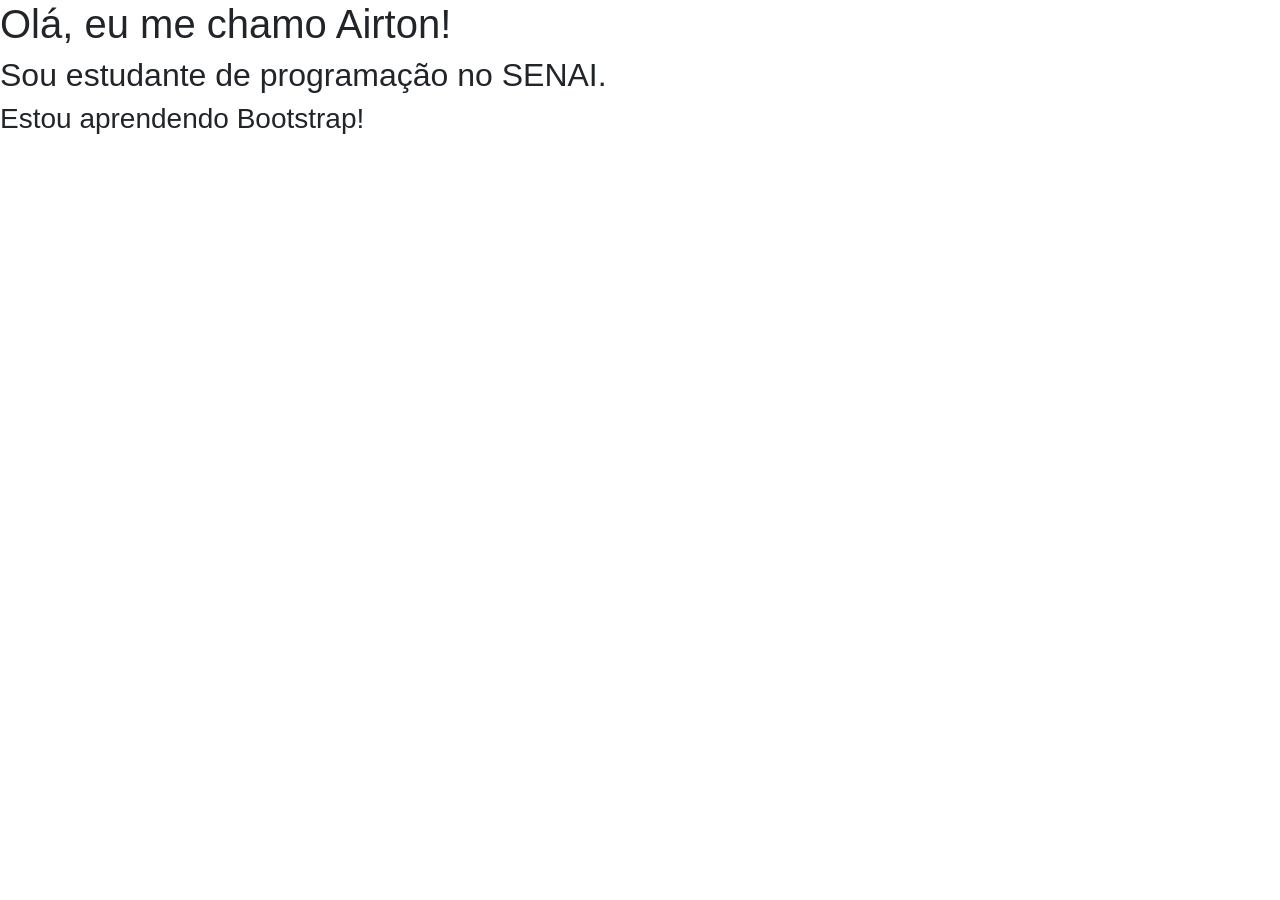
<file: aula01/index.html>
<!doctype html>
<html lang="pt-br">
<head>
  <meta charset="utf-8">
  <meta name="viewport" content="width=device-width, initial-scale=1">

  <!-- Bootstrap CSS -->
  <link rel="stylesheet" href="https://cdn.jsdelivr.net/npm/bootstrap@4.6.2/dist/css/bootstrap.min.css">

  <title>Aprendendo Bootstrap 4.6</title>
</head>

<body>

<h1>Olá, eu me chamo Airton!</h1>
<h2>Sou estudante de programação no SENAI.</h2>
<h3>Estou aprendendo Bootstrap!</h3>

<!-- JS -->
<script src="https://cdn.jsdelivr.net/npm/jquery@3.5.1/dist/jquery.slim.min.js"></script>
<script src="https://cdn.jsdelivr.net/npm/bootstrap@4.6.2/dist/js/bootstrap.bundle.min.js"></script>

</body>
</html>
</file>
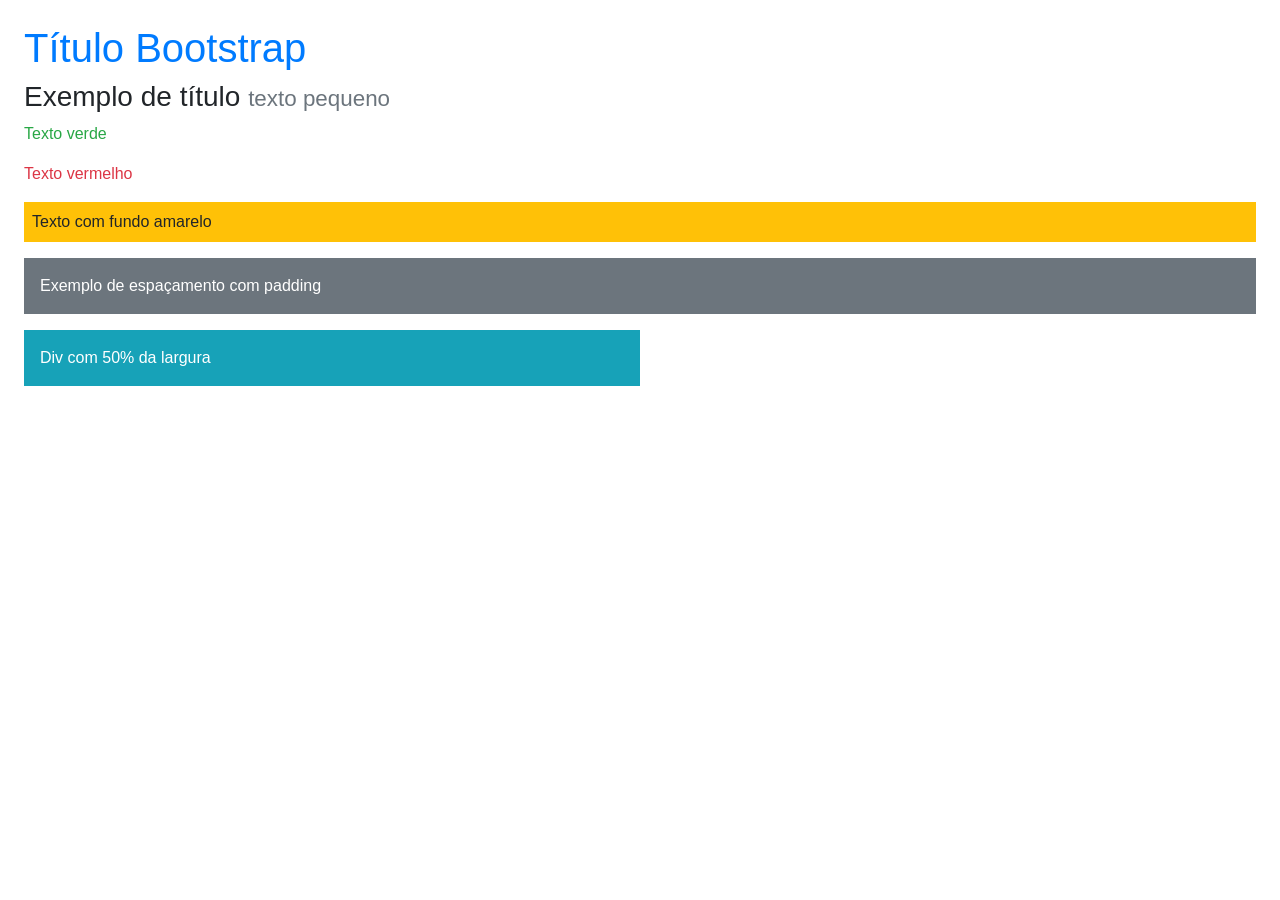
<file: aula02/index.html>
<!DOCTYPE html>
<html lang="pt-br">
<head>
<meta charset="UTF-8">
<title>Exemplo Bootstrap</title>

<link rel="stylesheet"
href="https://cdn.jsdelivr.net/npm/bootstrap@4.6.2/dist/css/bootstrap.min.css">

</head>
<body class="p-4">

<h1 class="text-primary">Título Bootstrap</h1>

<h3>
Exemplo de título
<small class="text-muted">texto pequeno</small>
</h3>

<p class="text-success">Texto verde</p>

<p class="text-danger">Texto vermelho</p>

<p class="bg-warning p-2">
Texto com fundo amarelo
</p>

<p class="bg-secondary text-white p-3">
Exemplo de espaçamento com padding
</p>

<div class="bg-info text-white w-50 p-3">
Div com 50% da largura
</div>

</body>
</html>
</file>
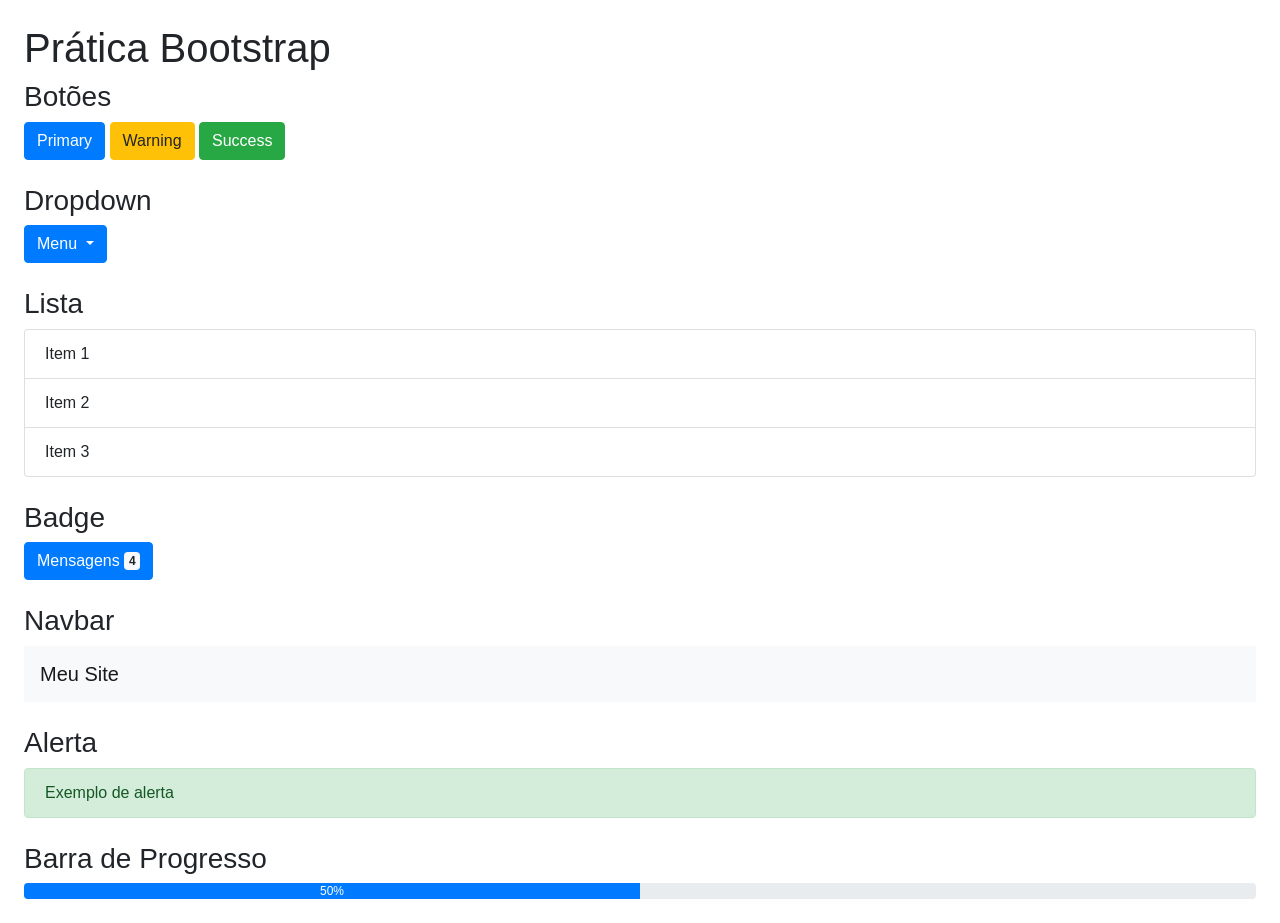
<file: aula03/index.html>
<!DOCTYPE html>
<html lang="pt-br">
<head>
<meta charset="UTF-8">
<title>Prática Bootstrap</title>

<link rel="stylesheet"
href="https://cdn.jsdelivr.net/npm/bootstrap@4.6.2/dist/css/bootstrap.min.css">

</head>
<body class="p-4">

<h1>Prática Bootstrap</h1>

<h3>Botões</h3>
<button class="btn btn-primary">Primary</button>
<button class="btn btn-warning">Warning</button>
<button class="btn btn-success">Success</button>

<h3 class="mt-4">Dropdown</h3>
<div class="dropdown">
<button class="btn btn-primary dropdown-toggle" data-toggle="dropdown">
Menu
</button>

<div class="dropdown-menu">
<a class="dropdown-item" href="#">Item 1</a>
<a class="dropdown-item" href="#">Item 2</a>
</div>
</div>

<h3 class="mt-4">Lista</h3>
<ul class="list-group">
<li class="list-group-item">Item 1</li>
<li class="list-group-item">Item 2</li>
<li class="list-group-item">Item 3</li>
</ul>

<h3 class="mt-4">Badge</h3>
<button class="btn btn-primary">
Mensagens <span class="badge badge-light">4</span>
</button>

<h3 class="mt-4">Navbar</h3>
<nav class="navbar navbar-light bg-light">
<a class="navbar-brand" href="#">Meu Site</a>
</nav>

<h3 class="mt-4">Alerta</h3>
<div class="alert alert-success">
Exemplo de alerta
</div>

<h3 class="mt-4">Barra de Progresso</h3>
<div class="progress">
<div class="progress-bar" style="width:50%">
50%
</div>
</div>

<script src="https://cdn.jsdelivr.net/npm/jquery@3.5.1/dist/jquery.slim.min.js"></script>
<script src="https://cdn.jsdelivr.net/npm/bootstrap@4.6.2/dist/js/bootstrap.bundle.min.js"></script>

</body>
</html>
</file>
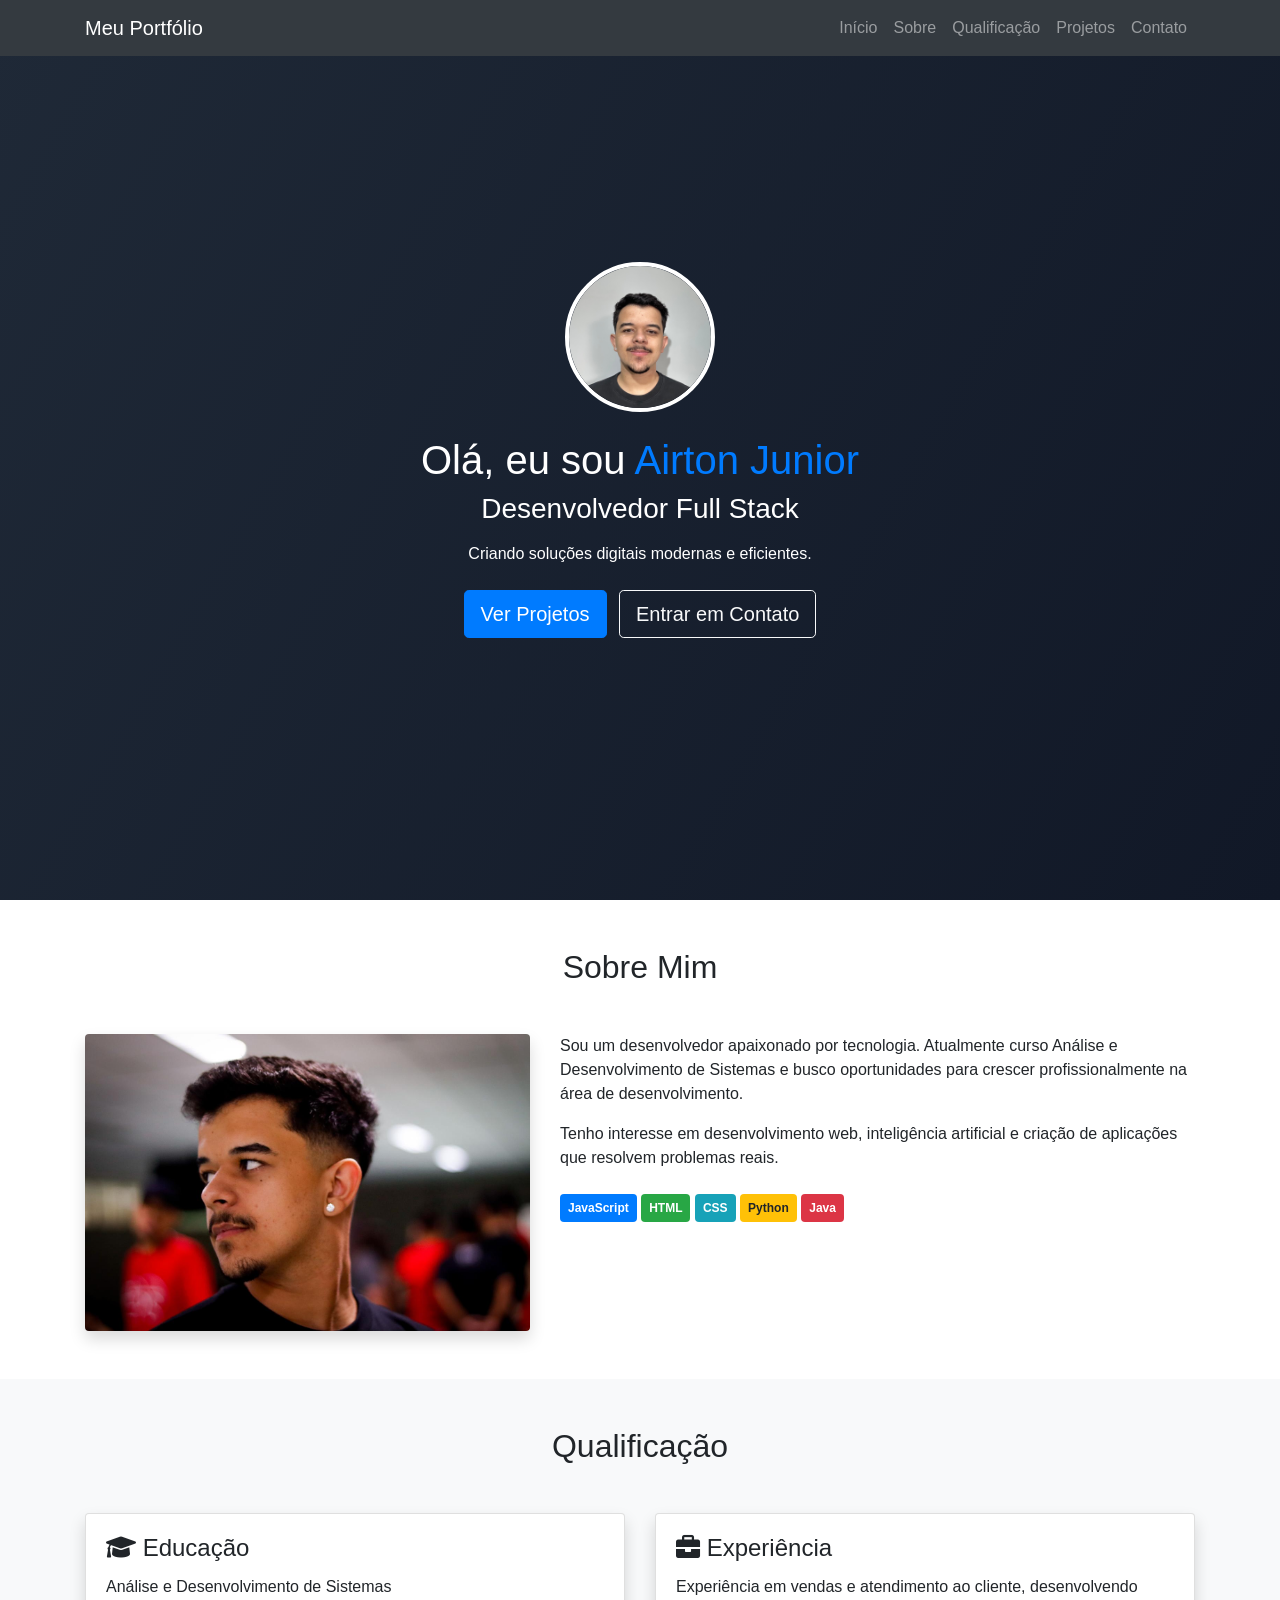
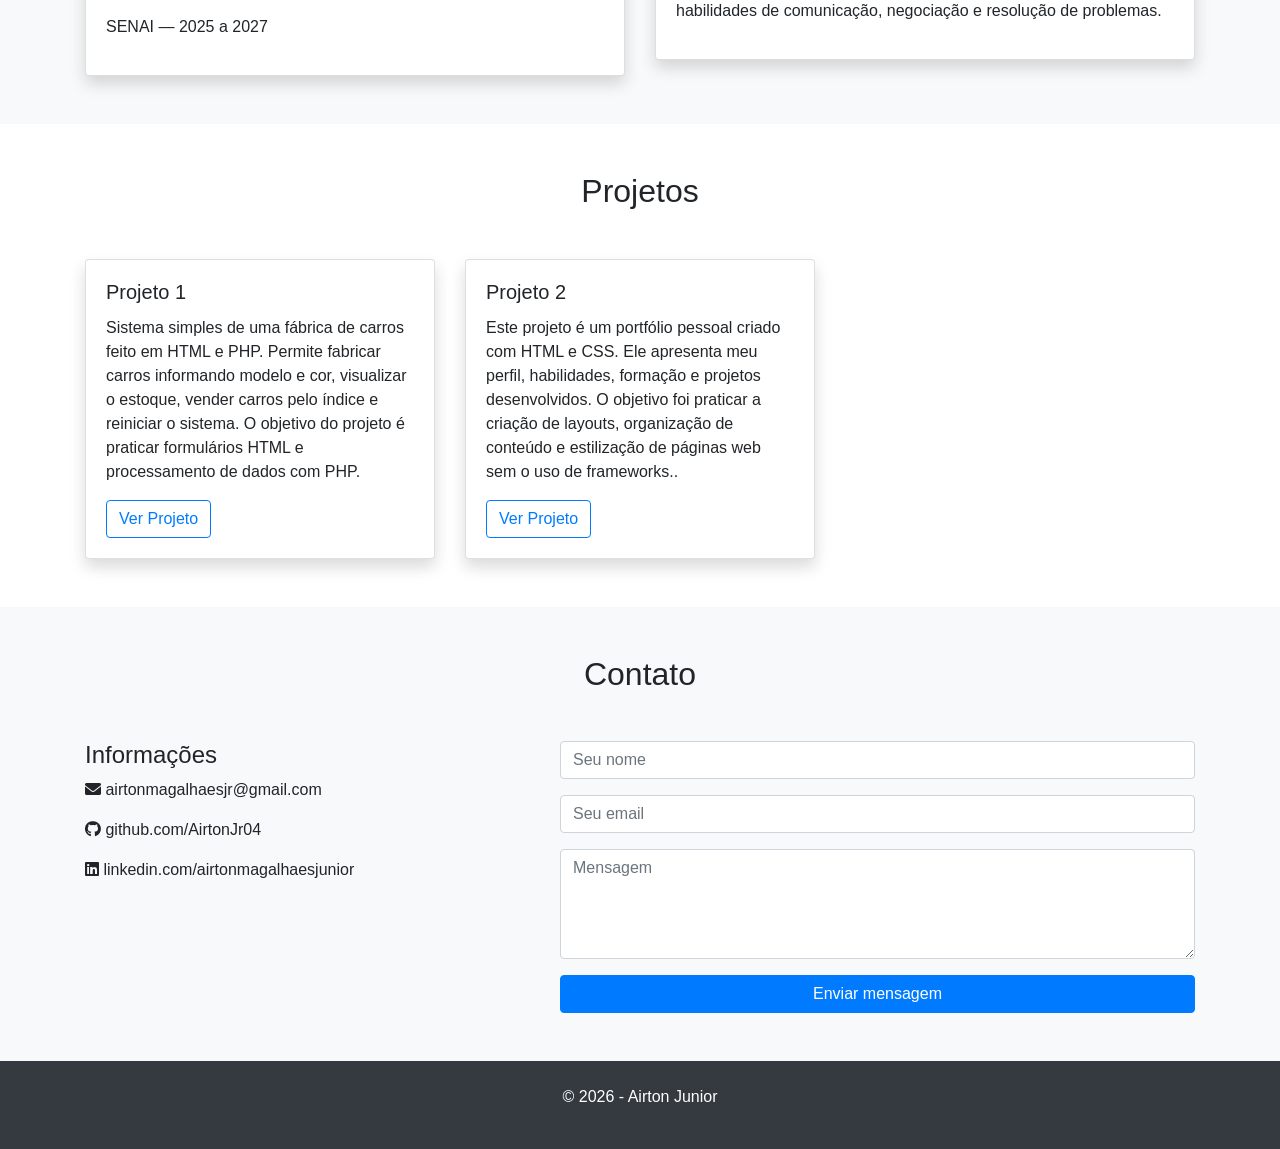
<file: aula04/index.html>
<!DOCTYPE html>
<html lang="pt-br">

<head>
<meta charset="UTF-8">
<meta name="viewport" content="width=device-width, initial-scale=1.0">

<title>Portfólio | Airton Junior</title>

<link rel="stylesheet" href="https://cdn.jsdelivr.net/npm/bootstrap@4.6.2/dist/css/bootstrap.min.css">

<link rel="stylesheet" href="https://cdnjs.cloudflare.com/ajax/libs/font-awesome/6.0.0/css/all.min.css">

<link rel="stylesheet" href="style.css">

</head>

<body>

<!-- NAVBAR -->

<nav class="navbar navbar-expand-lg navbar-dark bg-dark fixed-top">

<div class="container">

<a class="navbar-brand" href="#">Meu Portfólio</a>

<button class="navbar-toggler" type="button" data-toggle="collapse" data-target="#menu">
<span class="navbar-toggler-icon"></span>
</button>

<div class="collapse navbar-collapse" id="menu">

<ul class="navbar-nav ml-auto">

<li class="nav-item">
<a class="nav-link" href="#inicio">Início</a>
</li>

<li class="nav-item">
<a class="nav-link" href="#sobre">Sobre</a>
</li>

<li class="nav-item">
<a class="nav-link" href="#qualificacao">Qualificação</a>
</li>

<li class="nav-item">
<a class="nav-link" href="#projetos">Projetos</a>
</li>

<li class="nav-item">
<a class="nav-link" href="#contato">Contato</a>
</li>

</ul>

</div>
</div>
</nav>

<!-- INICIO -->

<section id="inicio" class="hero text-center text-white d-flex align-items-center">

<div class="container">

<img src="junior1.jpeg" class="rounded-circle mb-4" width="150">

<h1>Olá, eu sou <span class="text-primary">Airton Junior</span></h1>

<h3 class="mb-3">Desenvolvedor Full Stack</h3>

<p class="mb-4">
Criando soluções digitais modernas e eficientes.
</p>

<a href="#projetos" class="btn btn-primary btn-lg mr-2">
Ver Projetos
</a>

<a href="#contato" class="btn btn-outline-light btn-lg">
Entrar em Contato
</a>

</div>

</section>

<!-- SOBRE -->

<section id="sobre" class="py-5">

<div class="container">

<h2 class="text-center mb-5">Sobre Mim</h2>

<div class="row">

<div class="col-md-5 text-center">

<img src="Junior.jpeg" class="img-fluid rounded shadow">

</div>

<div class="col-md-7">

<p>
Sou um desenvolvedor apaixonado por tecnologia. Atualmente curso
Análise e Desenvolvimento de Sistemas e busco oportunidades para
crescer profissionalmente na área de desenvolvimento.
</p>

<p>
Tenho interesse em desenvolvimento web, inteligência artificial
e criação de aplicações que resolvem problemas reais.
</p>

<div class="mt-4">

<span class="badge badge-primary p-2">JavaScript</span>
<span class="badge badge-success p-2">HTML</span>
<span class="badge badge-info p-2">CSS</span>
<span class="badge badge-warning p-2">Python</span>
<span class="badge badge-danger p-2">Java</span>

</div>

</div>

</div>
</div>
</section>

<!-- QUALIFICAÇÃO -->

<section id="qualificacao" class="bg-light py-5">

<div class="container">

<h2 class="text-center mb-5">Qualificação</h2>

<div class="row">

<div class="col-md-6">

<div class="card shadow">

<div class="card-body">

<h4 class="card-title">
<i class="fas fa-graduation-cap"></i> Educação
</h4>

<p>
Análise e Desenvolvimento de Sistemas
</p>

<p>
SENAI — 2025 a 2027
</p>

</div>
</div>

</div>

<div class="col-md-6">

<div class="card shadow">

<div class="card-body">

<h4 class="card-title">
<i class="fas fa-briefcase"></i> Experiência
</h4>

<p>
Experiência em vendas e atendimento ao cliente,
desenvolvendo habilidades de comunicação,
negociação e resolução de problemas.
</p>

</div>
</div>

</div>

</div>
</section>

<!-- PROJETOS -->

<section id="projetos" class="py-5">

<div class="container">

<h2 class="text-center mb-5">Projetos</h2>

<div class="row">


<div class="col-md-4">

<div class="card shadow">

<div class="card-body">

<h5 class="card-title">Projeto 1</h5>

<p class="card-text">
    Sistema simples de uma fábrica de carros feito em HTML e PHP.
    Permite fabricar carros informando modelo e cor, visualizar o 
    estoque, vender carros pelo índice e reiniciar o sistema. O objetivo 
    do projeto é praticar formulários HTML e processamento de dados com PHP.
</p>

<a href="https://github.com/AirtonJr04/fabrica-de-carros-php" class="btn btn-outline-primary">
Ver Projeto
</a>

</div>
</div>

</div>

<div class="col-md-4">

<div class="card shadow">

<div class="card-body">

<h5 class="card-title">Projeto 2</h5>

<p class="card-text">
    Este projeto é um portfólio pessoal criado com HTML e CSS. 
    Ele apresenta meu perfil, habilidades, formação e projetos 
    desenvolvidos. O objetivo foi praticar a criação de layouts, 
    organização de conteúdo e estilização de páginas web sem o uso de frameworks..
</p>

<a href="https://github.com/AirtonJr04/AirtonJr04.github.io" class="btn btn-outline-primary">
Ver Projeto
</a>

</div>
</div>

</div>

</div>

</div>
</section>

<!-- CONTATO -->

<section id="contato" class="bg-light py-5">

<div class="container">

<h2 class="text-center mb-5">Contato</h2>

<div class="row">

<div class="col-md-5">

<h4>Informações</h4>

<p>
<i class="fas fa-envelope"></i>
airtonmagalhaesjr@gmail.com
</p>

<p>
<i class="fab fa-github"></i>
github.com/AirtonJr04
</p>

<p>
<i class="fab fa-linkedin"></i>
linkedin.com/airtonmagalhaesjunior
</p>

</div>

<div class="col-md-7">

<form>

<div class="form-group">
<input type="text" class="form-control" placeholder="Seu nome">
</div>

<div class="form-group">
<input type="email" class="form-control" placeholder="Seu email">
</div>

<div class="form-group">
<textarea class="form-control" rows="4" placeholder="Mensagem"></textarea>
</div>

<button class="btn btn-primary btn-block">
Enviar mensagem
</button>

</form>

</div>

</div>

</div>

</section>

<!-- FOOTER -->

<footer class="bg-dark text-white text-center p-4">

<p>© 2026 - Airton Junior</p>

</footer>

<script src="https://cdn.jsdelivr.net/npm/jquery@3.5.1/dist/jquery.slim.min.js"></script>
<script src="https://cdn.jsdelivr.net/npm/bootstrap@4.6.2/dist/js/bootstrap.bundle.min.js"></script>

</body>
</html>
</file>
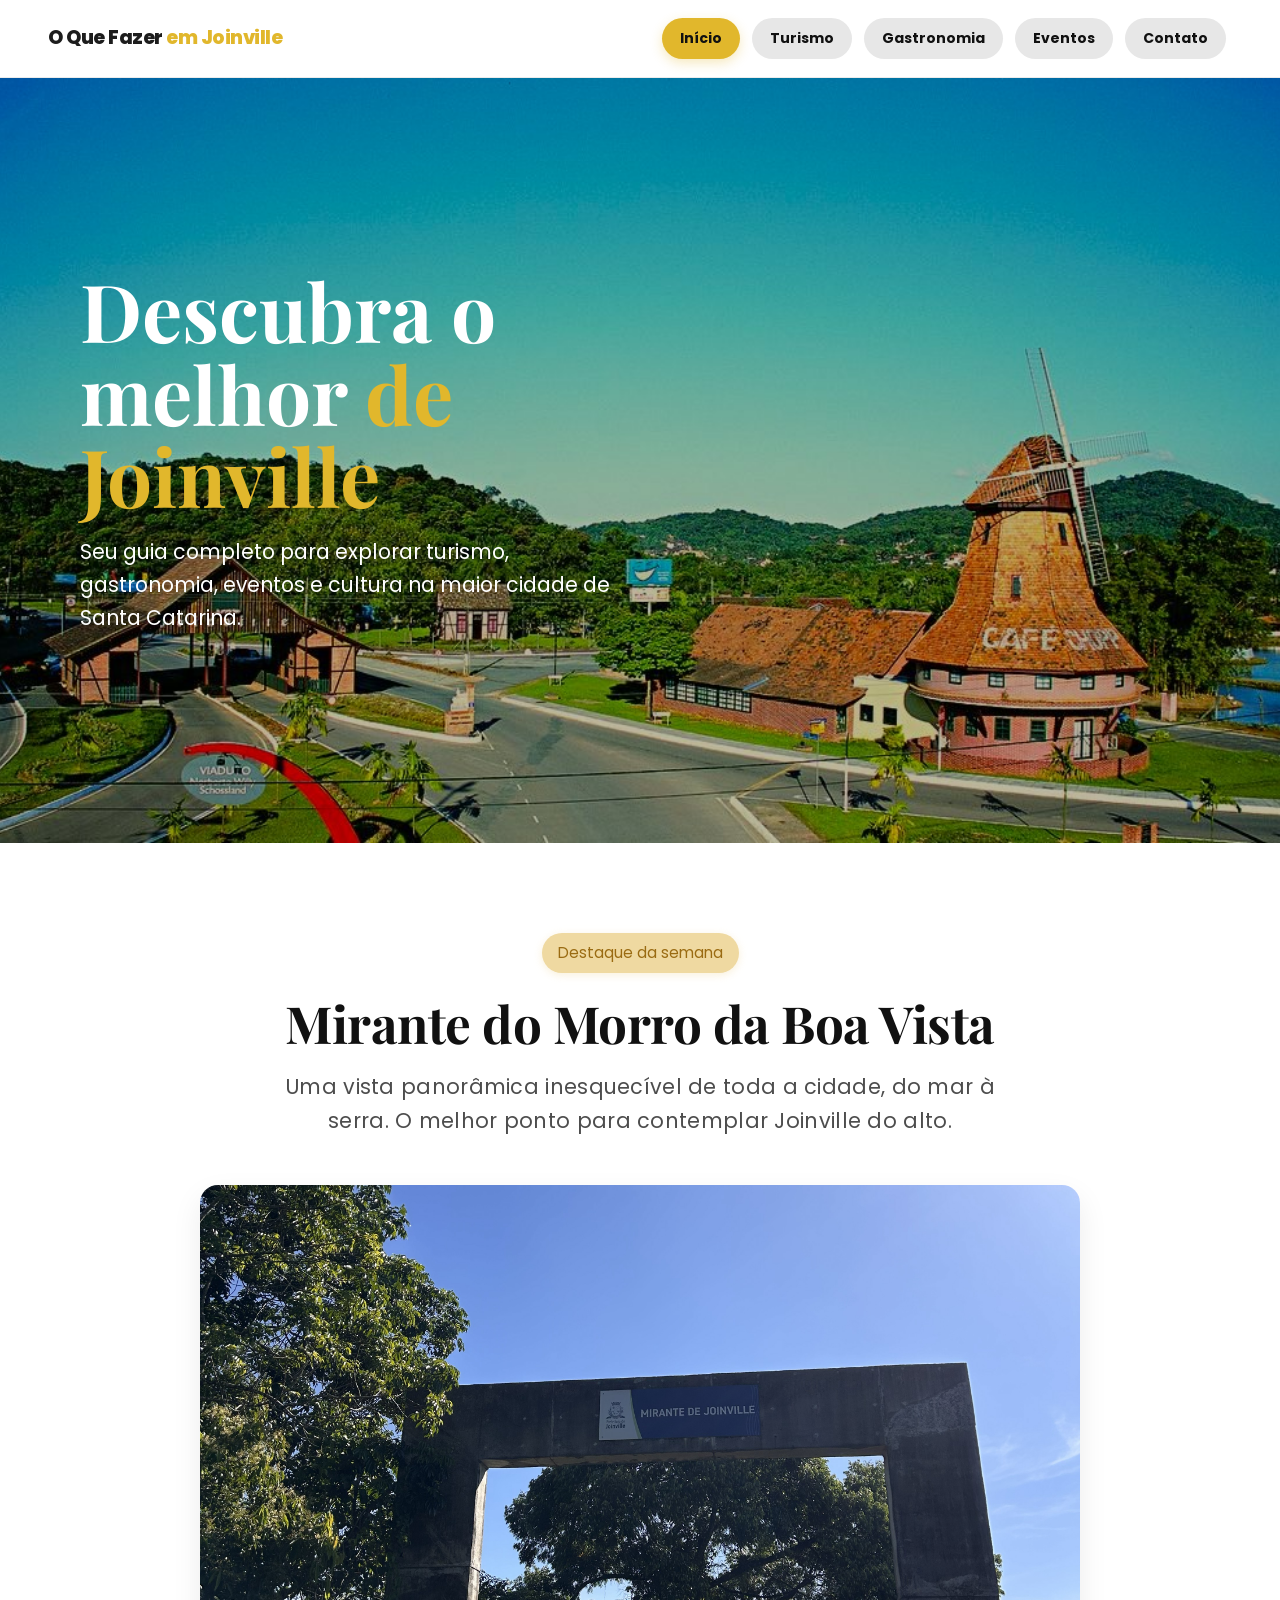
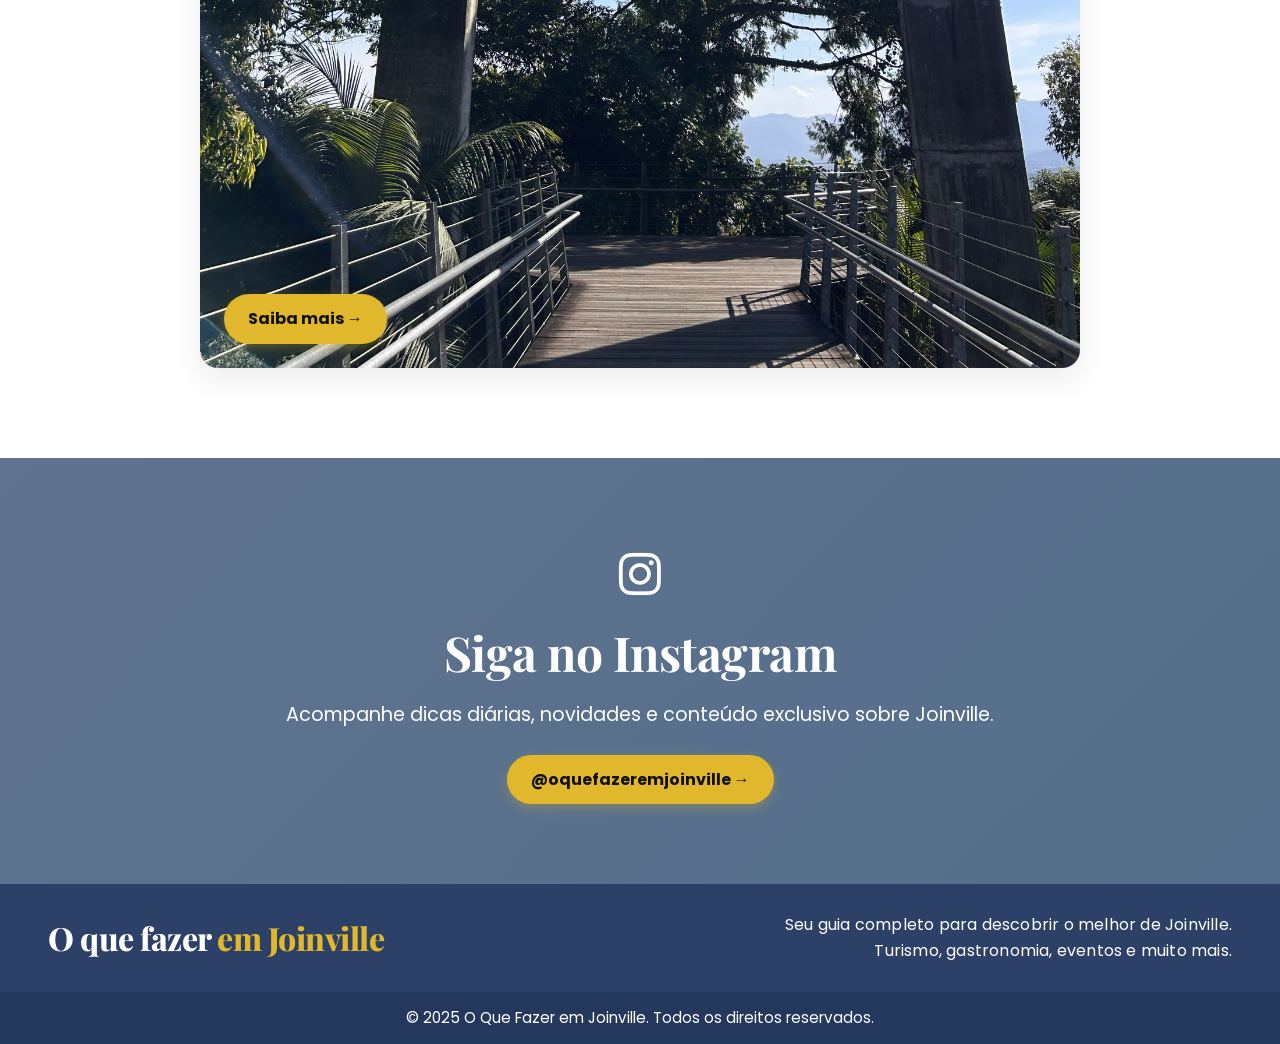
<file: OQFZREJLLE/index.html>
<!DOCTYPE html>
<html lang="pt-BR">

<head>
  <meta charset="UTF-8">
  <meta name="viewport" content="width=device-width, initial-scale=1.0">
  <title>Início - O Que Fazer em Joinville</title>
  <link rel="stylesheet" href="https://cdnjs.cloudflare.com/ajax/libs/font-awesome/6.5.0/css/all.min.css">
  <link rel="stylesheet" href="https://cdn.jsdelivr.net/npm/bootstrap@4.6.2/dist/css/bootstrap.min.css">
  <link rel="stylesheet" href="assets/style.css">
</head>

<body>

  <nav class="navbar navbar-expand-lg custom-navbar">
    <div class="container-fluid px-4 px-md-5">
      <a class="navbar-brand" href="index.html">O Que Fazer <span class="brand-yellow">em Joinville</span></a>
      <button class="navbar-toggler" type="button" data-toggle="collapse" data-target="#menu1">
        <span>☰</span>
      </button>

      <div class="collapse navbar-collapse justify-content-center" id="menu1">
        <ul class="navbar-nav ml-auto">
          <li class="nav-item"><a class="nav-link nav-pill active" href="index.html">Início</a></li>
          <li class="nav-item"><a class="nav-link nav-pill" href="turismo.html">Turismo</a></li>
          <li class="nav-item"><a class="nav-link nav-pill" href="gastronomia.html">Gastronomia</a></li>
          <li class="nav-item"><a class="nav-link nav-pill" href="eventos.html">Eventos</a></li>
          <li class="nav-item"><a class="nav-link nav-pill" href="contato.html">Contato</a></li>
        </ul>
      </div>
    </div>
  </nav>

  <section class="hero">
    <img src="assets/hero.jpg" class="hero-img">
    <div class="container-fluid px-4 px-md-5">
      <div class="hero-content">
        <h1>Descubra o melhor <span>de Joinville</span></h1>
        <p>Seu guia completo para explorar turismo, gastronomia, eventos e cultura na maior cidade de Santa Catarina.
        </p>
      </div>
    </div>
  </section>

  <section class="section-space">
    <div class="container-fluid px-4 px-md-5 text-center">
      <span class="section-badge">Destaque da semana</span>
      <h2 class="section-title">Mirante do Morro da Boa Vista</h2>
      <p class="section-text mx-auto" style="max-width: 760px;">
        Uma vista panorâmica inesquecível de toda a cidade, do mar à serra. O melhor ponto para contemplar Joinville do
        alto.
      </p>

      <div class="row justify-content-center">
        <div class="col-xl-9 col-lg-10">
          <div class="featured-image position-relative">
            <img src="assets/mirante.jpg" alt="Mirante do Morro da Boa Vista">
            <div class="position-absolute" style="left: 24px; bottom: 24px;">
              <a href="turismo.html" class="btn-custom">Saiba mais →</a>
            </div>
          </div>
        </div>
      </div>
    </div>
  </section>

  <section class="instagram-section">
    <div class="container-fluid px-4 px-md-5">
      <div class="instagram-icon">
        <i class="fa-brands fa-instagram"></i>
      </div>
      <h2>Siga no Instagram</h2>
      <p>Acompanhe dicas diárias, novidades e conteúdo exclusivo sobre Joinville.</p>
      <a href="#" class="btn-custom">@oquefazeremjoinville →</a>
    </div>
  </section>

  <footer>
    <div class="footer-top">
      <div class="container-fluid px-4 px-md-5">
        <div class="row align-items-center text-center text-md-left">
          <div class="col-md-5 mb-3 mb-md-0">
            <h3 class="footer-title">O que fazer <span>em Joinville</span></h3>
          </div>
          <div class="col-md-7">
            <p class="footer-desc text-md-right">Seu guia completo para descobrir o melhor de Joinville.</p>
              <p class="footer-desc text-md-right">Turismo, gastronomia, eventos e muito mais.</p>
          </div>
        </div>
      </div>
    </div>
    <div class="footer-bottom">© 2025 O Que Fazer em Joinville. Todos os direitos reservados.</div>
  </footer>

  <script src="https://cdn.jsdelivr.net/npm/jquery@3.5.1/dist/jquery.slim.min.js"></script>
  <script src="https://cdn.jsdelivr.net/npm/bootstrap@4.6.2/dist/js/bootstrap.bundle.min.js"></script>
</body>

</html>
</file>
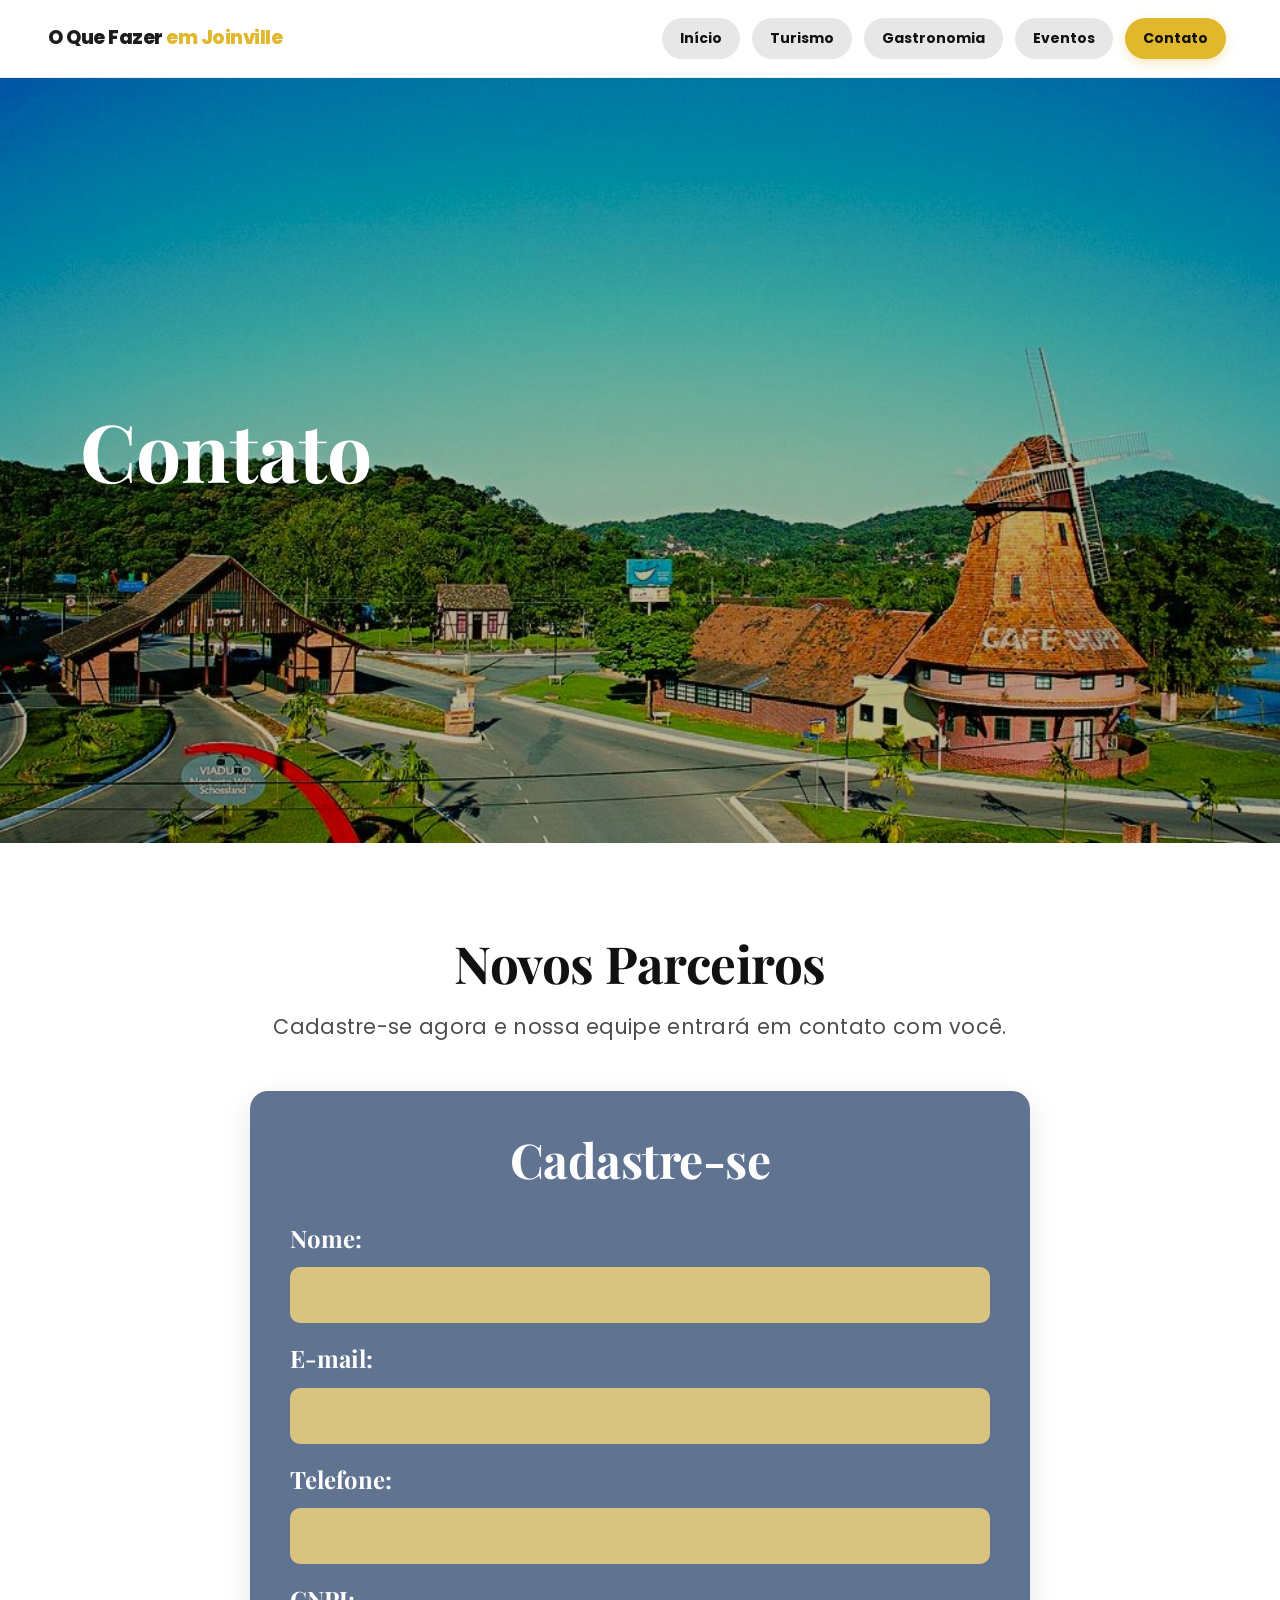
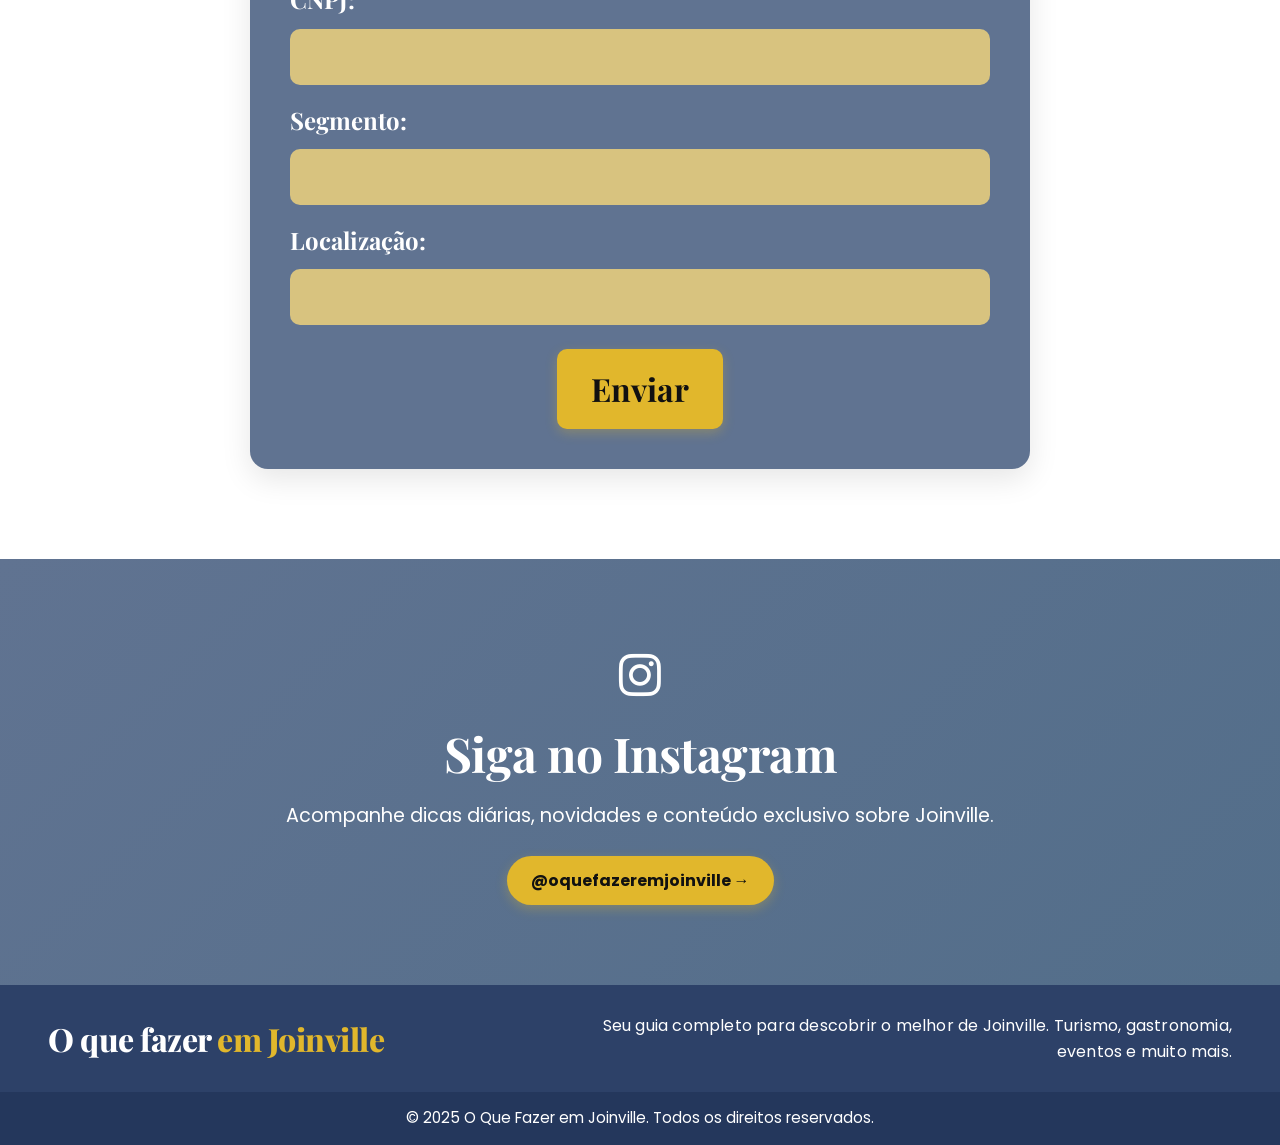
<file: OQFZREJLLE/contato.html>
<!DOCTYPE html>
<html lang="pt-BR">
<head>
  <meta charset="UTF-8">
  <meta name="viewport" content="width=device-width, initial-scale=1.0">
  <title>Contato - O Que Fazer em Joinville</title>
  <link rel="stylesheet" href="https://cdnjs.cloudflare.com/ajax/libs/font-awesome/6.5.0/css/all.min.css">
  <link rel="stylesheet" href="https://cdn.jsdelivr.net/npm/bootstrap@4.6.2/dist/css/bootstrap.min.css">
  <link rel="stylesheet" href="assets/style.css">
</head>
<body>

  <nav class="navbar navbar-expand-lg custom-navbar">
    <div class="container-fluid px-4 px-md-5">
      <a class="navbar-brand" href="index.html">O Que Fazer <span class="brand-yellow">em Joinville</span></a>
      <button class="navbar-toggler" type="button" data-toggle="collapse" data-target="#menu5">
        <span>☰</span>
      </button>

      <div class="collapse navbar-collapse justify-content-center" id="menu5">
        <ul class="navbar-nav ml-auto">
          <li class="nav-item"><a class="nav-link nav-pill" href="index.html">Início</a></li>
          <li class="nav-item"><a class="nav-link nav-pill" href="turismo.html">Turismo</a></li>
          <li class="nav-item"><a class="nav-link nav-pill" href="gastronomia.html">Gastronomia</a></li>
          <li class="nav-item"><a class="nav-link nav-pill" href="eventos.html">Eventos</a></li>
          <li class="nav-item"><a class="nav-link nav-pill active" href="contato.html">Contato</a></li>
        </ul>
      </div>
    </div>
  </nav>

  <section class="hero">
    <img src="assets/hero.jpg" class="hero-img">
    <div class="container-fluid px-4 px-md-5">
      <div class="hero-content">
        <h1>Contato</h1>
      </div>
    </div>
  </section>

  <section class="section-space">
    <div class="container-fluid px-4 px-md-5">
      <div class="text-center mb-5">
        <h2 class="section-title">Novos Parceiros</h2>
        <p class="section-text mx-auto" style="max-width: 760px;">Cadastre-se agora e nossa equipe entrará em contato com você.</p>
      </div>

      <div class="row justify-content-center">
        <div class="col-xl-8 col-lg-9">
          <div class="contact-box">
            <h3>Cadastre-se</h3>

            <form>
              <div class="form-group">
                <label for="nome">Nome:</label>
                <input type="text" id="nome" class="form-control">
              </div>

              <div class="form-group">
                <label for="email">E-mail:</label>
                <input type="email" id="email" class="form-control">
              </div>

              <div class="form-group">
                <label for="telefone">Telefone:</label>
                <input type="text" id="telefone" class="form-control">
              </div>

              <div class="form-group">
                <label for="cnpj">CNPJ:</label>
                <input type="text" id="cnpj" class="form-control">
              </div>

              <div class="form-group">
                <label for="segmento">Segmento:</label>
                <input type="text" id="segmento" class="form-control">
              </div>

              <div class="form-group">
                <label for="localizacao">Localização:</label>
                <input type="text" id="localizacao" class="form-control">
              </div>

              <div class="text-center mt-4">
                <button type="submit" class="btn-send">Enviar</button>
              </div>
            </form>
          </div>
        </div>
      </div>
    </div>
  </section>

  <section class="instagram-section">
    <div class="container-fluid px-4 px-md-5">
      <div class="instagram-icon">
        <i class="fa-brands fa-instagram"></i>
      </div>
      <h2>Siga no Instagram</h2>
      <p>Acompanhe dicas diárias, novidades e conteúdo exclusivo sobre Joinville.</p>
      <a href="#" class="btn-custom">@oquefazeremjoinville →</a>
    </div>
  </section>

  <footer>
    <div class="footer-top">
      <div class="container-fluid px-4 px-md-5">
        <div class="row align-items-center text-center text-md-left">
          <div class="col-md-5 mb-3 mb-md-0">
            <h3 class="footer-title">O que fazer <span>em Joinville</span></h3>
          </div>
          <div class="col-md-7">
            <p class="footer-desc text-md-right">Seu guia completo para descobrir o melhor de Joinville. Turismo, gastronomia, eventos e muito mais.</p>
          </div>
        </div>
      </div>
    </div>
    <div class="footer-bottom">© 2025 O Que Fazer em Joinville. Todos os direitos reservados.</div>
  </footer>

  <script src="https://cdn.jsdelivr.net/npm/jquery@3.5.1/dist/jquery.slim.min.js"></script>
  <script src="https://cdn.jsdelivr.net/npm/bootstrap@4.6.2/dist/js/bootstrap.bundle.min.js"></script>
</body>
</html>
</file>
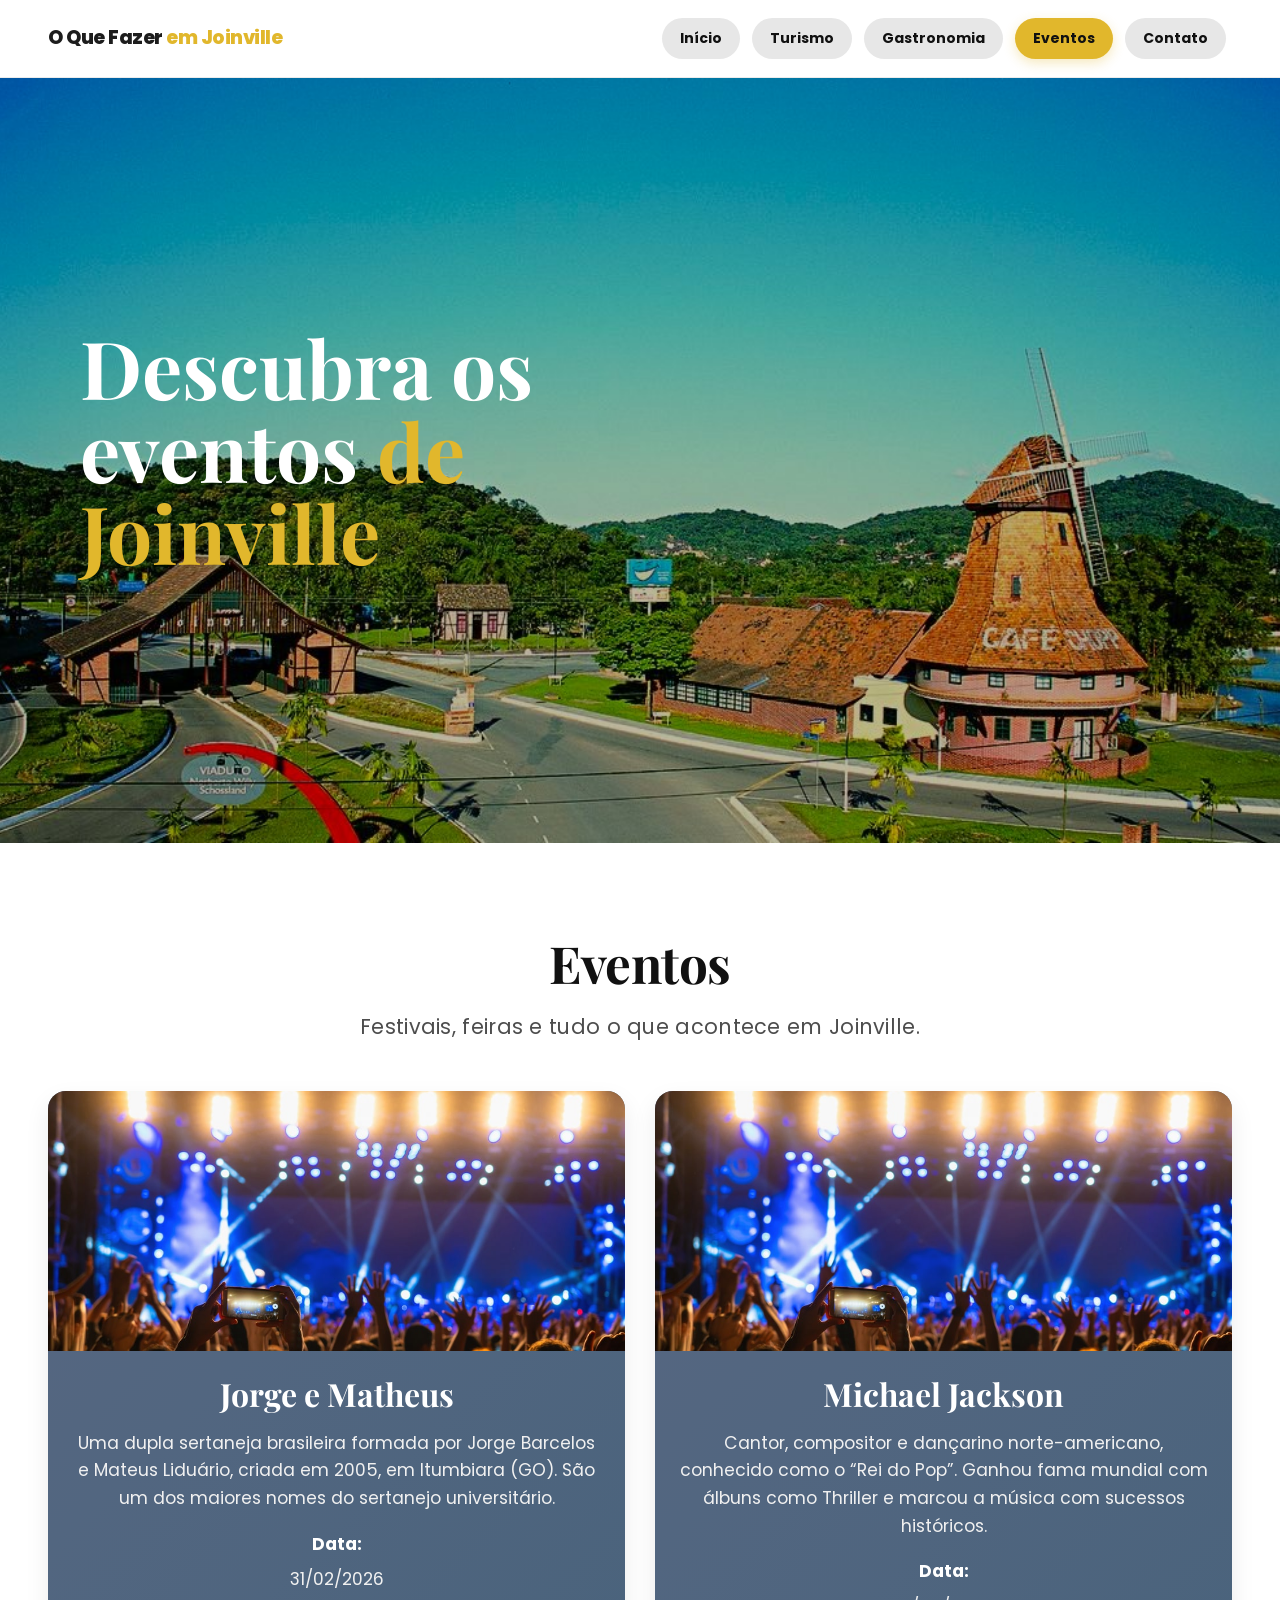
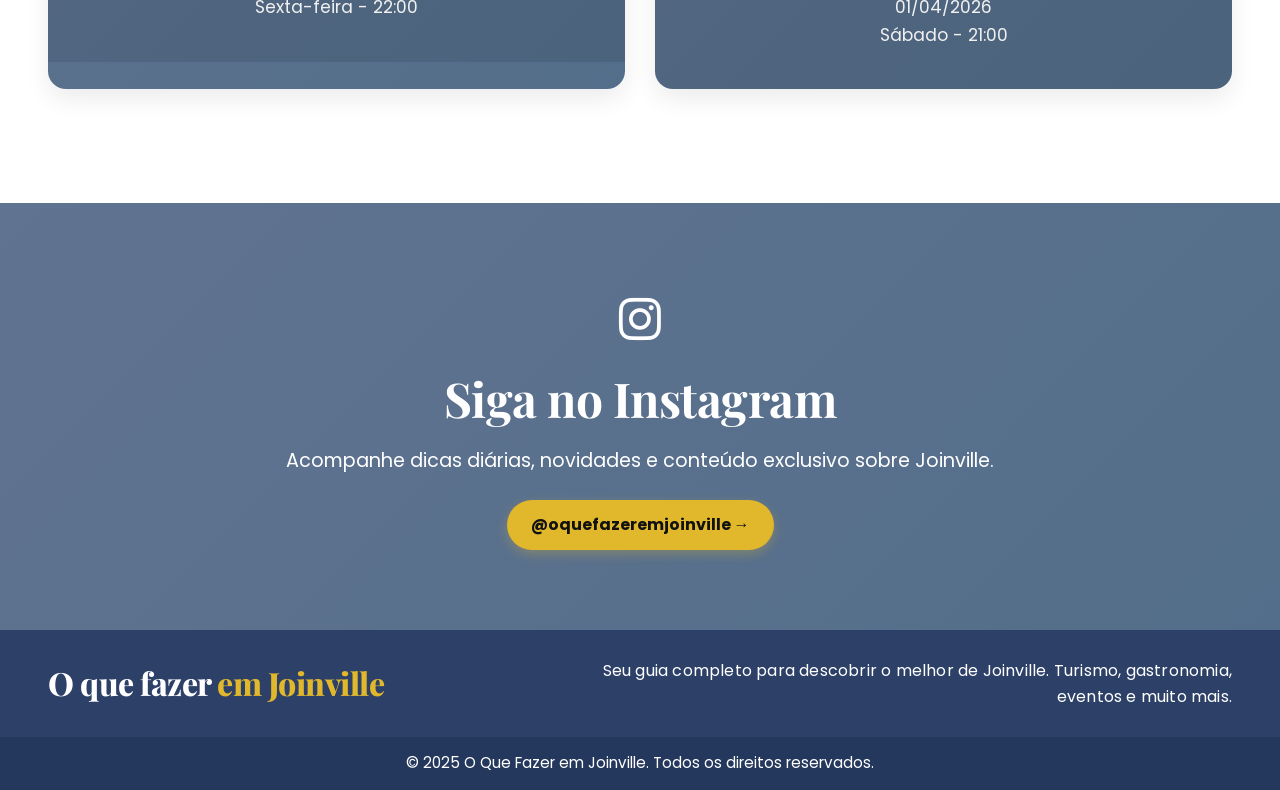
<file: OQFZREJLLE/eventos.html>
<!DOCTYPE html>
<html lang="pt-BR">
<head>
  <meta charset="UTF-8">
  <meta name="viewport" content="width=device-width, initial-scale=1.0">
  <title>Eventos - O Que Fazer em Joinville</title>
  <link rel="stylesheet" href="https://cdnjs.cloudflare.com/ajax/libs/font-awesome/6.5.0/css/all.min.css">
  <link rel="stylesheet" href="https://cdn.jsdelivr.net/npm/bootstrap@4.6.2/dist/css/bootstrap.min.css">
  <link rel="stylesheet" href="assets/style.css">
</head>
<body>

  <nav class="navbar navbar-expand-lg custom-navbar">
    <div class="container-fluid px-4 px-md-5">
      <a class="navbar-brand" href="index.html">O Que Fazer <span class="brand-yellow">em Joinville</span></a>
      <button class="navbar-toggler" type="button" data-toggle="collapse" data-target="#menu4">
        <span>☰</span>
      </button>

      <div class="collapse navbar-collapse justify-content-center" id="menu4">
        <ul class="navbar-nav ml-auto">
          <li class="nav-item"><a class="nav-link nav-pill" href="index.html">Início</a></li>
          <li class="nav-item"><a class="nav-link nav-pill" href="turismo.html">Turismo</a></li>
          <li class="nav-item"><a class="nav-link nav-pill" href="gastronomia.html">Gastronomia</a></li>
          <li class="nav-item"><a class="nav-link nav-pill active" href="eventos.html">Eventos</a></li>
          <li class="nav-item"><a class="nav-link nav-pill" href="contato.html">Contato</a></li>
        </ul>
      </div>
    </div>
  </nav>

  <section class="hero">
    <img src="assets/hero.jpg" class="hero-img">
    <div class="container-fluid px-4 px-md-5">
      <div class="hero-content">
        <h1>Descubra os eventos <span>de Joinville</span></h1>
      </div>
    </div>
  </section>

  <section class="section-space">
    <div class="container-fluid px-4 px-md-5">
      <div class="text-center mb-5">
        <h2 class="section-title">Eventos</h2>
        <p class="section-text mx-auto" style="max-width: 760px;">Festivais, feiras e tudo o que acontece em Joinville.</p>
      </div>

      <div class="row">
        <div class="col-lg-6 mb-4">
          <div class="card-box">
            <img src="assets/event.jpg" alt="Jorge e Matheus">
            <div class="card-content">
              <h3 class="card-title">Jorge e Matheus</h3>
              <p>Uma dupla sertaneja brasileira formada por Jorge Barcelos e Mateus Liduário, criada em 2005, em Itumbiara (GO). São um dos maiores nomes do sertanejo universitário.</p>
              <p><strong>Data:</strong>31/02/2026<br>Sexta-feira - 22:00</p>
            </div>
          </div>
        </div>

        <div class="col-lg-6 mb-4">
          <div class="card-box">
            <img src="assets/event.jpg" alt="Michael Jackson">
            <div class="card-content">
              <h3 class="card-title">Michael Jackson</h3>
              <p>Cantor, compositor e dançarino norte-americano, conhecido como o “Rei do Pop”. Ganhou fama mundial com álbuns como Thriller e marcou a música com sucessos históricos.</p>
              <p><strong>Data:</strong>01/04/2026<br>Sábado - 21:00</p>
            </div>
          </div>
        </div>
      </div>
    </div>
  </section>

  <section class="instagram-section">
    <div class="container-fluid px-4 px-md-5">
      <div class="instagram-icon">
        <i class="fa-brands fa-instagram"></i>
      </div>
      <h2>Siga no Instagram</h2>
      <p>Acompanhe dicas diárias, novidades e conteúdo exclusivo sobre Joinville.</p>
      <a href="#" class="btn-custom">@oquefazeremjoinville →</a>
    </div>
  </section>

  <footer>
    <div class="footer-top">
      <div class="container-fluid px-4 px-md-5">
        <div class="row align-items-center text-center text-md-left">
          <div class="col-md-5 mb-3 mb-md-0">
            <h3 class="footer-title">O que fazer <span>em Joinville</span></h3>
          </div>
          <div class="col-md-7">
            <p class="footer-desc text-md-right">Seu guia completo para descobrir o melhor de Joinville. Turismo, gastronomia, eventos e muito mais.</p>
          </div>
        </div>
      </div>
    </div>
    <div class="footer-bottom">© 2025 O Que Fazer em Joinville. Todos os direitos reservados.</div>
  </footer>

  <script src="https://cdn.jsdelivr.net/npm/jquery@3.5.1/dist/jquery.slim.min.js"></script>
  <script src="https://cdn.jsdelivr.net/npm/bootstrap@4.6.2/dist/js/bootstrap.bundle.min.js"></script>
</body>
</html>
</file>
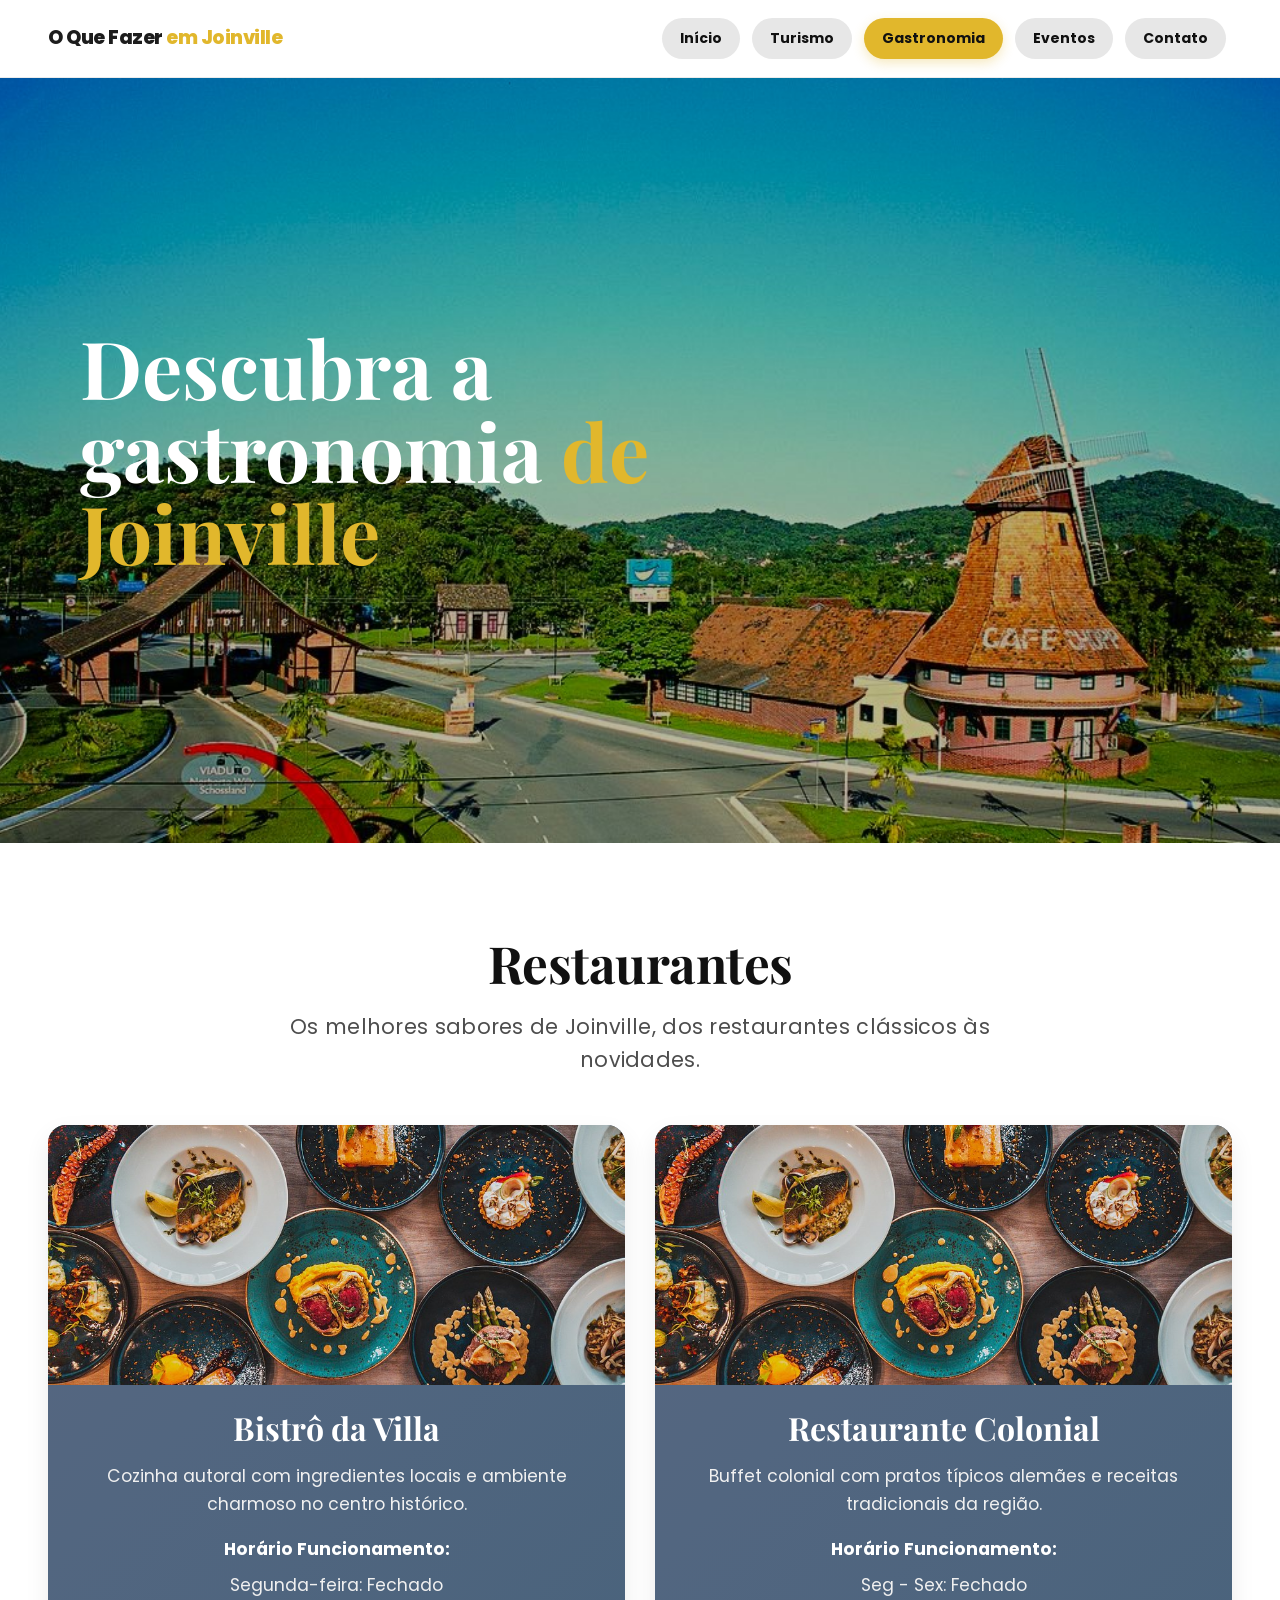
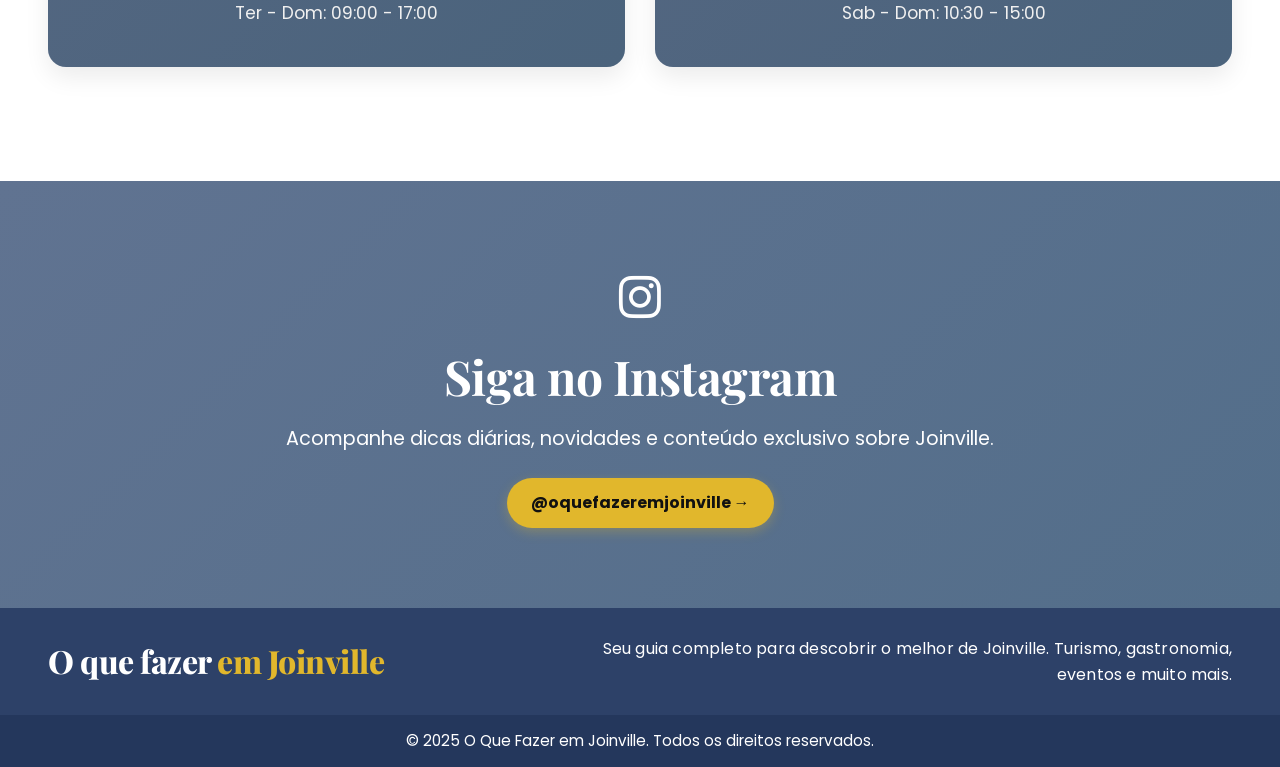
<file: OQFZREJLLE/gastronomia.html>
<!DOCTYPE html>
<html lang="pt-BR">
<head>
  <meta charset="UTF-8">
  <meta name="viewport" content="width=device-width, initial-scale=1.0">
  <title>Gastronomia - O Que Fazer em Joinville</title>
  <link rel="stylesheet" href="https://cdnjs.cloudflare.com/ajax/libs/font-awesome/6.5.0/css/all.min.css">
  <link rel="stylesheet" href="https://cdn.jsdelivr.net/npm/bootstrap@4.6.2/dist/css/bootstrap.min.css">
  <link rel="stylesheet" href="assets/style.css">
</head>
<body>

  <nav class="navbar navbar-expand-lg custom-navbar">
    <div class="container-fluid px-4 px-md-5">
      <a class="navbar-brand" href="index.html">O Que Fazer <span class="brand-yellow">em Joinville</span></a>
      <button class="navbar-toggler" type="button" data-toggle="collapse" data-target="#menu3">
        <span>☰</span>
      </button>

      <div class="collapse navbar-collapse justify-content-center" id="menu3">
        <ul class="navbar-nav ml-auto">
          <li class="nav-item"><a class="nav-link nav-pill" href="index.html">Início</a></li>
          <li class="nav-item"><a class="nav-link nav-pill" href="turismo.html">Turismo</a></li>
          <li class="nav-item"><a class="nav-link nav-pill active" href="gastronomia.html">Gastronomia</a></li>
          <li class="nav-item"><a class="nav-link nav-pill" href="eventos.html">Eventos</a></li>
          <li class="nav-item"><a class="nav-link nav-pill" href="contato.html">Contato</a></li>
        </ul>
      </div>
    </div>
  </nav>

  <section class="hero">
    <img src="assets/hero.jpg" class="hero-img">
    <div class="container-fluid px-4 px-md-5">
      <div class="hero-content">
        <h1>Descubra a gastronomia <span>de Joinville</span></h1>
      </div>
    </div>
  </section>

  <section class="section-space">
    <div class="container-fluid px-4 px-md-5">
      <div class="text-center mb-5">
        <h2 class="section-title">Restaurantes</h2>
        <p class="section-text mx-auto" style="max-width: 760px;">Os melhores sabores de Joinville, dos restaurantes clássicos às novidades.</p>
      </div>

      <div class="row">
        <div class="col-lg-6 mb-4">
          <div class="card-box">
            <img src="assets/food.jpg" alt="Bistrô da Villa">
            <div class="card-content">
              <h3 class="card-title">Bistrô da Villa</h3>
              <p>Cozinha autoral com ingredientes locais e ambiente charmoso no centro histórico.</p>
              <p><strong>Horário Funcionamento:</strong>Segunda-feira: Fechado<br>Ter - Dom: 09:00 - 17:00</p>
            </div>
          </div>
        </div>

        <div class="col-lg-6 mb-4">
          <div class="card-box">
            <img src="assets/food.jpg" alt="Restaurante Colonial">
            <div class="card-content">
              <h3 class="card-title">Restaurante Colonial</h3>
              <p>Buffet colonial com pratos típicos alemães e receitas tradicionais da região.</p>
              <p><strong>Horário Funcionamento:</strong>Seg - Sex: Fechado<br>Sab - Dom: 10:30 - 15:00</p>
            </div>
          </div>
        </div>
      </div>
    </div>
  </section>

  <section class="instagram-section">
    <div class="container-fluid px-4 px-md-5">
      <div class="instagram-icon">
        <i class="fa-brands fa-instagram"></i>
      </div>
      <h2>Siga no Instagram</h2>
      <p>Acompanhe dicas diárias, novidades e conteúdo exclusivo sobre Joinville.</p>
      <a href="#" class="btn-custom">@oquefazeremjoinville →</a>
    </div>
  </section>

  <footer>
    <div class="footer-top">
      <div class="container-fluid px-4 px-md-5">
        <div class="row align-items-center text-center text-md-left">
          <div class="col-md-5 mb-3 mb-md-0">
            <h3 class="footer-title">O que fazer <span>em Joinville</span></h3>
          </div>
          <div class="col-md-7">
            <p class="footer-desc text-md-right">Seu guia completo para descobrir o melhor de Joinville. Turismo, gastronomia, eventos e muito mais.</p>
          </div>
        </div>
      </div>
    </div>
    <div class="footer-bottom">© 2025 O Que Fazer em Joinville. Todos os direitos reservados.</div>
  </footer>

  <script src="https://cdn.jsdelivr.net/npm/jquery@3.5.1/dist/jquery.slim.min.js"></script>
  <script src="https://cdn.jsdelivr.net/npm/bootstrap@4.6.2/dist/js/bootstrap.bundle.min.js"></script>
</body>
</html>
</file>
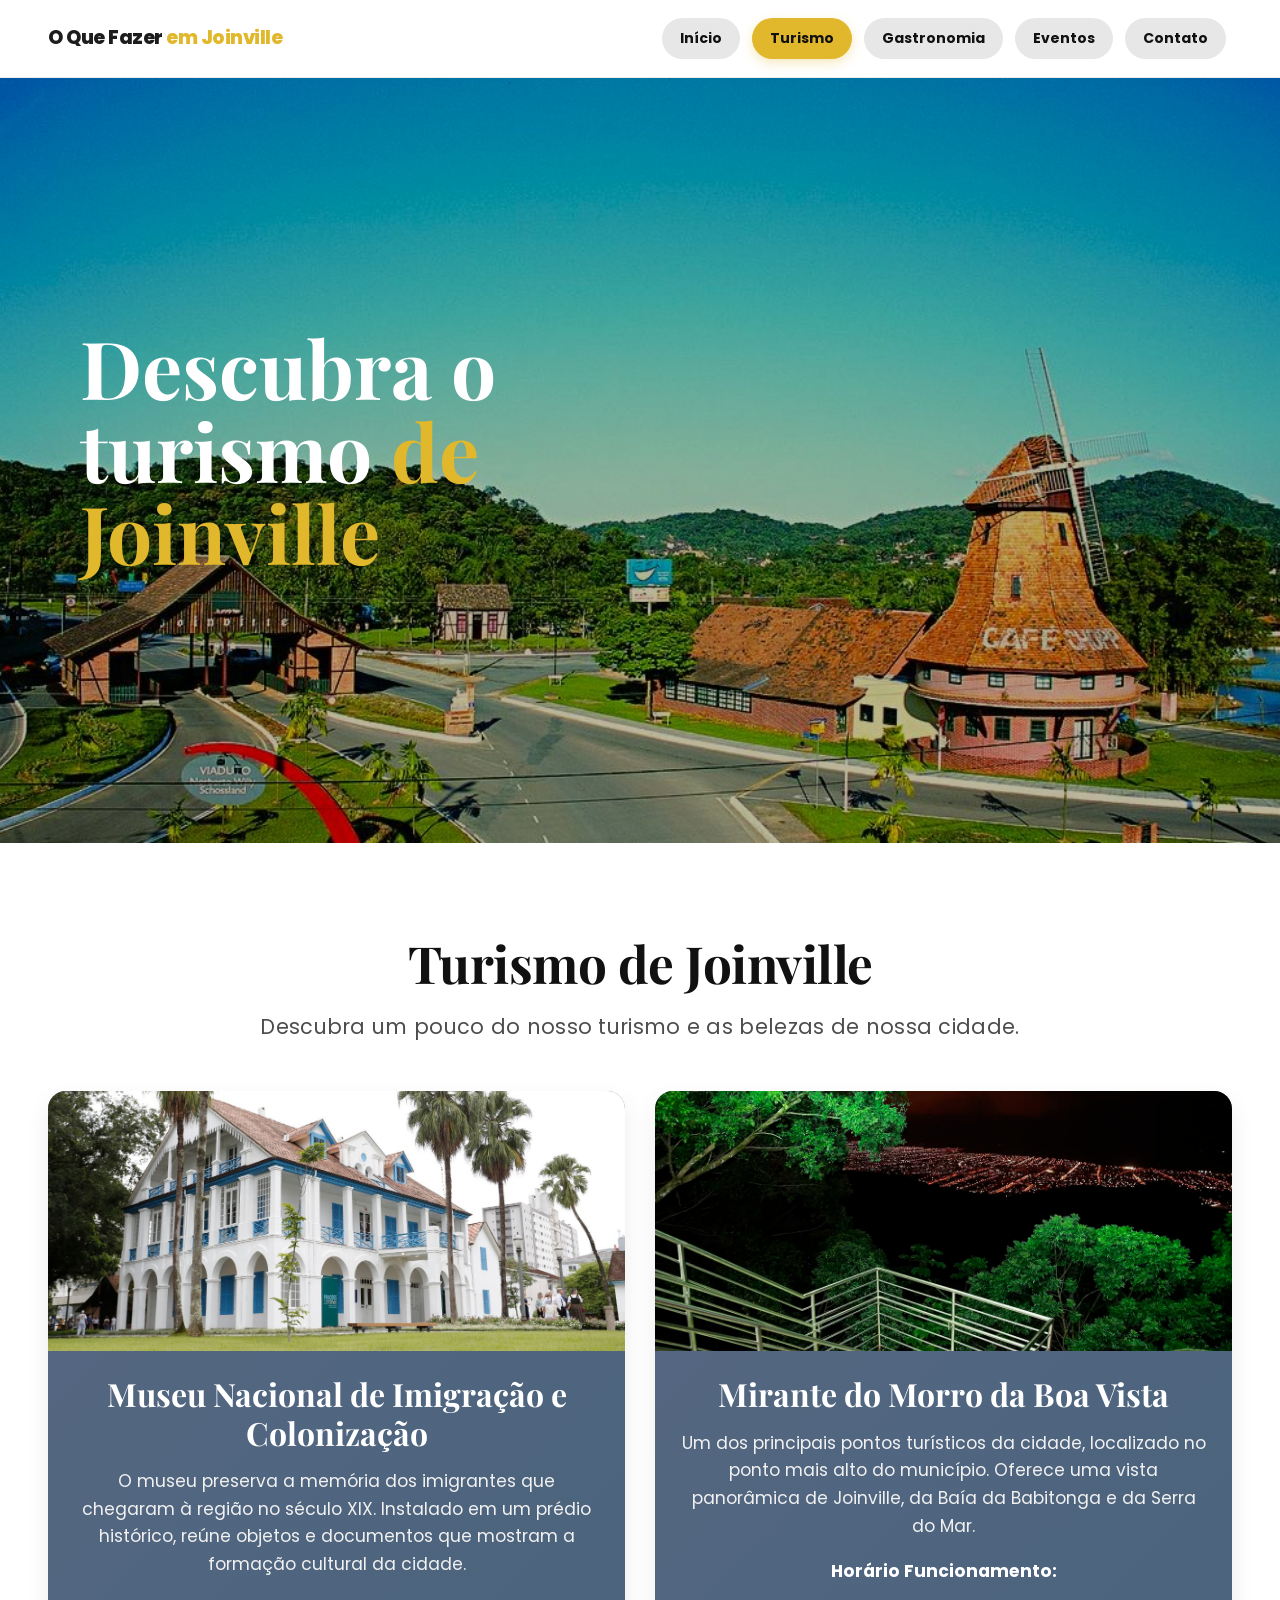
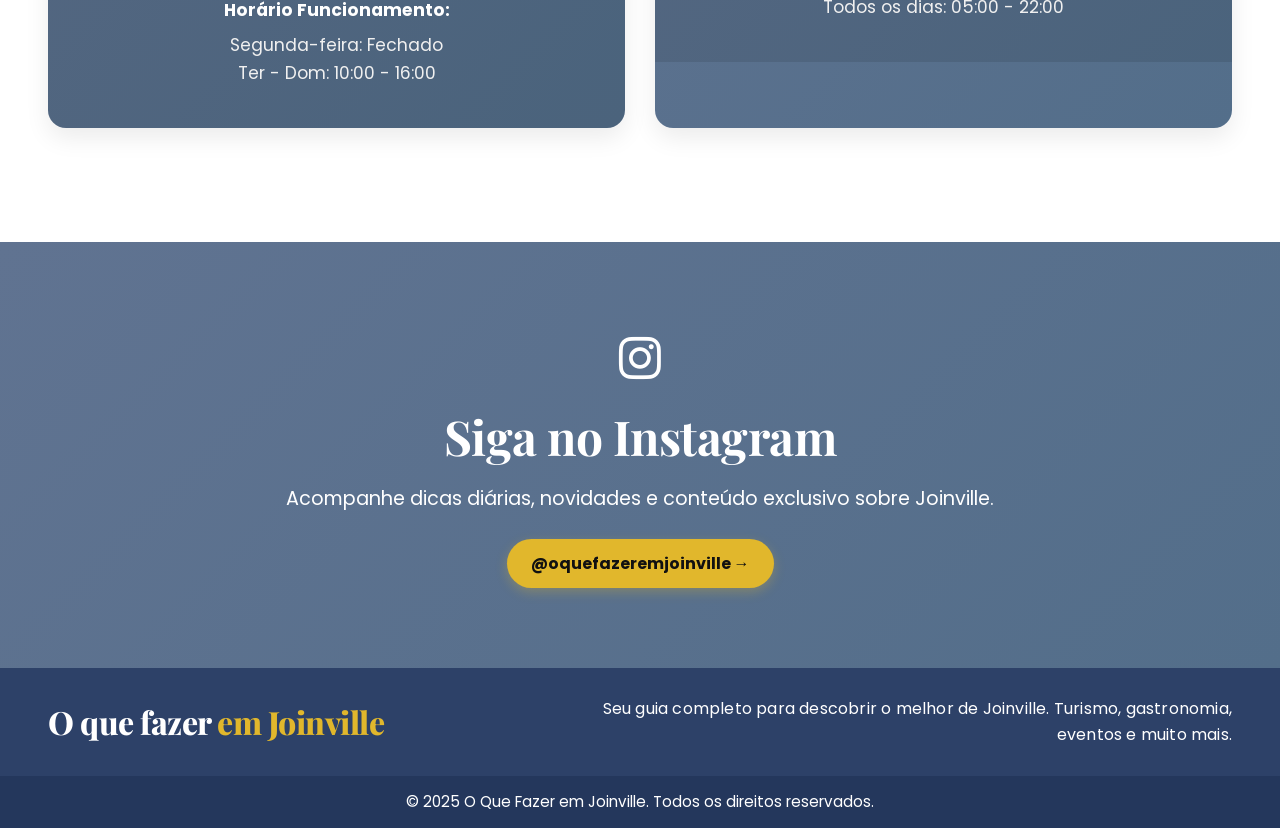
<file: OQFZREJLLE/turismo.html>
<!DOCTYPE html>
<html lang="pt-BR">
<head>
  <meta charset="UTF-8">
  <meta name="viewport" content="width=device-width, initial-scale=1.0">
  <title>Turismo - O Que Fazer em Joinville</title>
  <link rel="stylesheet" href="https://cdnjs.cloudflare.com/ajax/libs/font-awesome/6.5.0/css/all.min.css">
  <link rel="stylesheet" href="https://cdn.jsdelivr.net/npm/bootstrap@4.6.2/dist/css/bootstrap.min.css">
  <link rel="stylesheet" href="assets/style.css">
</head>
<body>

  <nav class="navbar navbar-expand-lg custom-navbar">
    <div class="container-fluid px-4 px-md-5">
      <a class="navbar-brand" href="index.html">O Que Fazer <span class="brand-yellow">em Joinville</span></a>
      <button class="navbar-toggler" type="button" data-toggle="collapse" data-target="#menu2">
        <span>☰</span>
      </button>

      <div class="collapse navbar-collapse justify-content-center" id="menu2">
        <ul class="navbar-nav ml-auto">
          <li class="nav-item"><a class="nav-link nav-pill" href="index.html">Início</a></li>
          <li class="nav-item"><a class="nav-link nav-pill active" href="turismo.html">Turismo</a></li>
          <li class="nav-item"><a class="nav-link nav-pill" href="gastronomia.html">Gastronomia</a></li>
          <li class="nav-item"><a class="nav-link nav-pill" href="eventos.html">Eventos</a></li>
          <li class="nav-item"><a class="nav-link nav-pill" href="contato.html">Contato</a></li>
        </ul>
      </div>
    </div>
  </nav>

  <section class="hero">
    <img src="assets/hero.jpg" class="hero-img">
    <div class="container-fluid px-4 px-md-5">
      <div class="hero-content">
        <h1>Descubra o turismo <span>de Joinville</span></h1>
      </div>
    </div>
  </section>

  <section class="section-space">
    <div class="container-fluid px-4 px-md-5">
      <div class="text-center mb-5">
        <h2 class="section-title">Turismo de Joinville</h2>
        <p class="section-text mx-auto" style="max-width: 760px;">Descubra um pouco do nosso turismo e as belezas de nossa cidade.</p>
      </div>

      <div class="row">
        <div class="col-lg-6 mb-4">
          <div class="card-box">
            <img src="assets/museum.jpg" alt="Museu Nacional de Imigração e Colonização">
            <div class="card-content">
              <h3 class="card-title">Museu Nacional de Imigração e Colonização</h3>
              <p>O museu preserva a memória dos imigrantes que chegaram à região no século XIX. Instalado em um prédio histórico, reúne objetos e documentos que mostram a formação cultural da cidade.</p>
              <p><strong>Horário Funcionamento:</strong>Segunda-feira: Fechado<br>Ter - Dom: 10:00 - 16:00</p>
            </div>
          </div>
        </div>

        <div class="col-lg-6 mb-4">
          <div class="card-box">
            <img src="assets/mirante-feature.jpg" alt="Mirante do Morro da Boa Vista">
            <div class="card-content">
              <h3 class="card-title">Mirante do Morro da Boa Vista</h3>
              <p>Um dos principais pontos turísticos da cidade, localizado no ponto mais alto do município. Oferece uma vista panorâmica de Joinville, da Baía da Babitonga e da Serra do Mar.</p>
              <p><strong>Horário Funcionamento:</strong>Todos os dias: 05:00 - 22:00</p>
            </div>
          </div>
        </div>
      </div>
    </div>
  </section>

  <section class="instagram-section">
    <div class="container-fluid px-4 px-md-5">
      <div class="instagram-icon">
        <i class="fa-brands fa-instagram"></i>
      </div>
      <h2>Siga no Instagram</h2>
      <p>Acompanhe dicas diárias, novidades e conteúdo exclusivo sobre Joinville.</p>
      <a href="#" class="btn-custom">@oquefazeremjoinville →</a>
    </div>
  </section>

  <footer>
    <div class="footer-top">
      <div class="container-fluid px-4 px-md-5">
        <div class="row align-items-center text-center text-md-left">
          <div class="col-md-5 mb-3 mb-md-0">
            <h3 class="footer-title">O que fazer <span>em Joinville</span></h3>
          </div>
          <div class="col-md-7">
            <p class="footer-desc text-md-right">Seu guia completo para descobrir o melhor de Joinville. Turismo, gastronomia, eventos e muito mais.</p>
          </div>
        </div>
      </div>
    </div>
    <div class="footer-bottom">© 2025 O Que Fazer em Joinville. Todos os direitos reservados.</div>
  </footer>

  <script src="https://cdn.jsdelivr.net/npm/jquery@3.5.1/dist/jquery.slim.min.js"></script>
  <script src="https://cdn.jsdelivr.net/npm/bootstrap@4.6.2/dist/js/bootstrap.bundle.min.js"></script>
</body>
</html>
</file>
<file: aula04/style.css>
body{
    font-family: Arial;
    }
    
    .hero{
    height:100vh;
    background:linear-gradient(120deg,#1f2937,#111827);
    }
    
    .hero img{
    border:4px solid white;
    }
    
    .card img{
    height:200px;
    object-fit:cover;
    }
</file>
<file: OQFZREJLLE/assets/style.css>
@import url('https://fonts.googleapis.com/css2?family=Poppins:wght@400;500;600;700&family=Playfair+Display:wght@700;800&display=swap');

* {
  margin: 0;
  padding: 0;
  box-sizing: border-box;
}

html {
  scroll-behavior: smooth;
}

body {
  font-family: 'Poppins', sans-serif;
  background: #fff;
  color: #111;
  line-height: 1.6;
}

h1, h2, h3, h4 {
  font-family: 'Playfair Display', serif;
  font-weight: 700;
}

a {
  text-decoration: none;
  transition: color 0.3s ease;
}

img {
  max-width: 100%;
  display: block;
}

.custom-navbar {
  background: #fff;
  padding: 18px 0;
  border-bottom: 1px solid #ececec;
  box-shadow: 0 2px 8px rgba(0, 0, 0, 0.04);
}

.navbar-brand {
  font-weight: 800;
  color: #1d1d1d !important;
  font-size: 1.2rem;
  letter-spacing: -0.5px;
  transition: color 0.3s ease;
}

.navbar-brand:hover {
  color: #e1b72c !important;
}

.brand-yellow {
  color: #e1b72c;
}

.nav-pill {
  background: #e7e7e7;
  color: #111 !important;
  border-radius: 999px;
  padding: 9px 18px !important;
  margin: 0 6px;
  font-size: 14px;
  font-weight: 700;
  transition: all 0.3s ease;
}

.nav-pill.active {
  background: #e1b72c;
  box-shadow: 0 4px 12px rgba(225, 183, 44, 0.3);
}

.nav-pill:hover {
  background: #dcdcdc;
  box-shadow: 0 4px 8px rgba(0, 0, 0, 0.1);
}

/* HERO NOVO */
.hero {
  position: relative;
  height: 85vh;
  overflow: hidden;
  color: #fff;
}

.hero-small {
  height: 62vh;
}

.hero-img {
  width: 100%;
  height: 100%;
  object-fit: cover;
}

.hero-overlay {
  position: absolute;
  inset: 0;
  background: linear-gradient(
    90deg,
    rgba(73, 92, 138, 0.95) 0%,
    rgba(89, 107, 134, 0.75) 40%,
    rgba(85, 125, 138, 0.30) 70%,
    rgba(0, 0, 0, 0.10) 100%
  );
}

.hero-content {
  position: absolute;
  top: 50%;
  left: 80px;
  transform: translateY(-50%);
  color: #fff;
  max-width: 680px;
  z-index: 2;
}

.hero h1 {
  font-size: 5rem;
  line-height: 1.03;
  margin-bottom: 20px;
}

.hero h1 span {
  color: #e1b72c;
}

.hero p {
  font-size: 1.28rem;
  line-height: 1.6;
  max-width: 560px;
}

.section-space {
  padding: 90px 0;
}

.section-badge {
  display: inline-block;
  background: #efd9a1;
  color: #9a6b12;
  padding: 8px 16px;
  border-radius: 999px;
  font-size: 0.95rem;
  margin-bottom: 20px;
  transition: all 0.3s ease;
  box-shadow: 0 2px 8px rgba(239, 217, 161, 0.4);
}

.section-badge:hover {
  box-shadow: 0 4px 12px rgba(239, 217, 161, 0.6);
}

.section-title {
  font-size: 3.2rem;
  color: #111;
  margin-bottom: 16px;
  letter-spacing: -0.5px;
}

.section-text {
  font-size: 1.3rem;
  color: #4d4d4d;
  letter-spacing: 0.3px;
  line-height: 1.6;
}

.featured-image {
  border-radius: 18px;
  overflow: hidden;
  box-shadow: 0 12px 30px rgba(0,0,0,0.08);
  transition: all 0.3s ease;
  margin-top: 32px;
}

.featured-image:hover {
  box-shadow: 0 20px 40px rgba(0,0,0,0.15);
}

.btn-custom {
  background: #e1b72c;
  color: #111;
  border: none;
  border-radius: 999px;
  padding: 12px 24px;
  font-weight: 700;
  display: inline-block;
  transition: all 0.3s ease;
  box-shadow: 0 4px 12px rgba(225, 183, 44, 0.3);
}

.btn-custom:hover {
  background: #d2a919;
  color: #111;
  box-shadow: 0 6px 16px rgba(225, 183, 44, 0.4);
}

.card-box {
  background: linear-gradient(135deg, #607391 0%, #536e8a 100%);
  border-radius: 18px;
  overflow: hidden;
  color: #fff;
  height: 100%;
  box-shadow: 0 10px 24px rgba(0,0,0,0.08);
  transition: all 0.3s ease;
}

.card-box:hover {
  box-shadow: 0 16px 32px rgba(0,0,0,0.15);
}

.card-box img {
  width: 100%;
  height: 260px;
  object-fit: cover;
}

.card-content {
  padding: 24px;
  background: rgba(0, 0, 0, 0.1);
}

.card-title {
  font-size: 2rem;
  margin-bottom: 16px;
  text-align: center;
  color: #fff;
}

.card-content p {
  font-size: 1.08rem;
  line-height: 1.6;
  text-align: center;
  color: #f0f0f0;
}

.card-content strong {
  display: block;
  margin-top: 18px;
  margin-bottom: 8px;
  font-size: 1.08rem;
  color: #fff;
}

.instagram-section {
  background: linear-gradient(135deg, #607391 0%, #536e8a 100%);
  color: #fff;
  text-align: center;
  padding: 80px 0;
}

.instagram-icon {
  font-size: 3rem;
  margin-bottom: 10px;
  animation: bounce 2s infinite;
}

@keyframes bounce {
  0%, 100% {
    transform: translateY(0);
  }
  50% {
    transform: translateY(-10px);
  }
}

.instagram-section h2 {
  font-size: 3rem;
  margin-bottom: 18px;
  letter-spacing: -0.5px;
}

.instagram-section p {
  font-size: 1.2rem;
  line-height: 1.6;
  max-width: 720px;
  margin: 0 auto 24px;
}

.footer-top {
  background: #2d4168;
  color: #fff;
  padding: 28px 0;
}

.footer-title {
  font-size: 2rem;
  margin-bottom: 0;
  font-weight: 800;
  letter-spacing: -0.5px;
}

.footer-title span {
  color: #e1b72c;
}

.footer-desc {
  font-size: 1rem;
  line-height: 1.6;
  margin-bottom: 0;
  letter-spacing: 0.2px;
}

.footer-bottom {
  background: #24375c;
  color: #fff;
  text-align: center;
  padding: 14px 0;
  font-size: 0.95rem;
}

.contact-box {
  background: #607391;
  border-radius: 18px;
  padding: 40px;
  box-shadow: 0 10px 30px rgba(0, 0, 0, 0.1);
}

.contact-box h3 {
  font-size: 3rem;
  color: #fff;
  text-align: center;
  margin-bottom: 30px;
  letter-spacing: -0.5px;
}

.contact-box label {
  font-family: 'Playfair Display', serif;
  font-size: 1.5rem;
  font-weight: 700;
  color: #fff;
  margin-bottom: 10px;
}

.contact-box .form-control {
  background: #d8c37f;
  border: 2px solid transparent;
  height: 56px;
  border-radius: 10px;
  padding: 12px 16px;
  transition: all 0.3s ease;
}

.contact-box .form-control:focus {
  box-shadow: 0 0 0 3px rgba(225,183,44,0.25);
  background: #e0cb89;
  border-color: #e1b72c;
}

.btn-send {
  background: #e1b72c;
  color: #111;
  border: none;
  border-radius: 10px;
  padding: 14px 34px;
  font-size: 2rem;
  font-family: 'Playfair Display', serif;
  font-weight: 700;
  transition: all 0.3s ease;
  box-shadow: 0 4px 12px rgba(225, 183, 44, 0.3);
}

.btn-send:hover {
  background: #d2a919;
  color: #111;
  box-shadow: 0 6px 16px rgba(225, 183, 44, 0.4);
}

@media (max-width: 1199.98px) {
  .hero h1 {
    font-size: 4rem;
    letter-spacing: -0.5px;
  }

  .section-title {
    font-size: 2.7rem;
    letter-spacing: -0.3px;
  }
}

@media (max-width: 991.98px) {
  .hero {
    height: 70vh;
  }

  .hero-small {
    height: 40vh;
  }

  .hero h1 {
    font-size: 2.2rem;
    letter-spacing: -0.5px;
  }

  .hero-content {
    left: 50px;
  }

  .section-title,
  .instagram-section h2,
  .contact-box h3 {
    font-size: 2.4rem;
    letter-spacing: -0.3px;
  }

  .card-box img {
    height: 220px;
  }

  .nav-pill {
    display: inline-block;
    margin: 6px 0;
    transition: all 0.3s ease;
  }

  .navbar-toggler {
    border: none;
    padding: 0.25rem 0.5rem;
    outline: none;
  }

  .navbar-toggler:focus {
    outline: 2px solid #e1b72c;
    outline-offset: 2px;
  }

  .navbar-collapse {
    padding-top: 1rem;
  }
}

@media (max-width: 767.98px) {
  .hero {
    height: 60vh;
  }

  .hero-small {
    height: 48vh;
  }

  .hero-content {
    max-width: 90%;
    left: 40px;
  }

  .hero h1 {
    font-size: 1.5rem;
    letter-spacing: -0.5px;
  }

  .hero p,
  .section-text,
  .instagram-section p {
    font-size: 0.95rem;
  }

  .section-space {
    padding: 60px 0;
  }

  .section-title,
  .instagram-section h2,
  .contact-box h3 {
    font-size: 2rem;
    letter-spacing: -0.3px;
  }

  .card-content {
    padding: 18px;
  }

  .contact-box {
    padding: 24px;
    border-radius: 12px;
  }

  .contact-box h3 {
    font-size: 2rem;
  }

  .contact-box label {
    font-size: 1.15rem;
  }

  .btn-send {
    font-size: 1.4rem;
    padding: 12px 26px;
  }

  .card-box:hover {
    box-shadow: 0 16px 32px rgba(0,0,0,0.15);
  }

  .featured-image:hover {
    box-shadow: 0 20px 40px rgba(0,0,0,0.15);
  }
}

@media (max-width: 576px) {
  .footer-title {
    font-size: 1.5rem;
    letter-spacing: -0.3px;
  }

  .footer-desc {
    font-size: 0.9rem;
  }

  .hero h1 {
    font-size: 1.2rem;
  }

  .nav-pill {
    padding: 6px 12px !important;
    font-size: 12px;
  }

  .card-box img {
    height: 180px;
  }

  .section-badge {
    font-size: 0.85rem;
  }

  .navbar-brand {
    font-size: 1rem;
  }

  .instagram-section h2 {
    font-size: 1.8rem;
  }

  .btn-custom,
  .btn-send {
    font-size: 1rem;
    padding: 10px 20px;
  }
}
</file>
